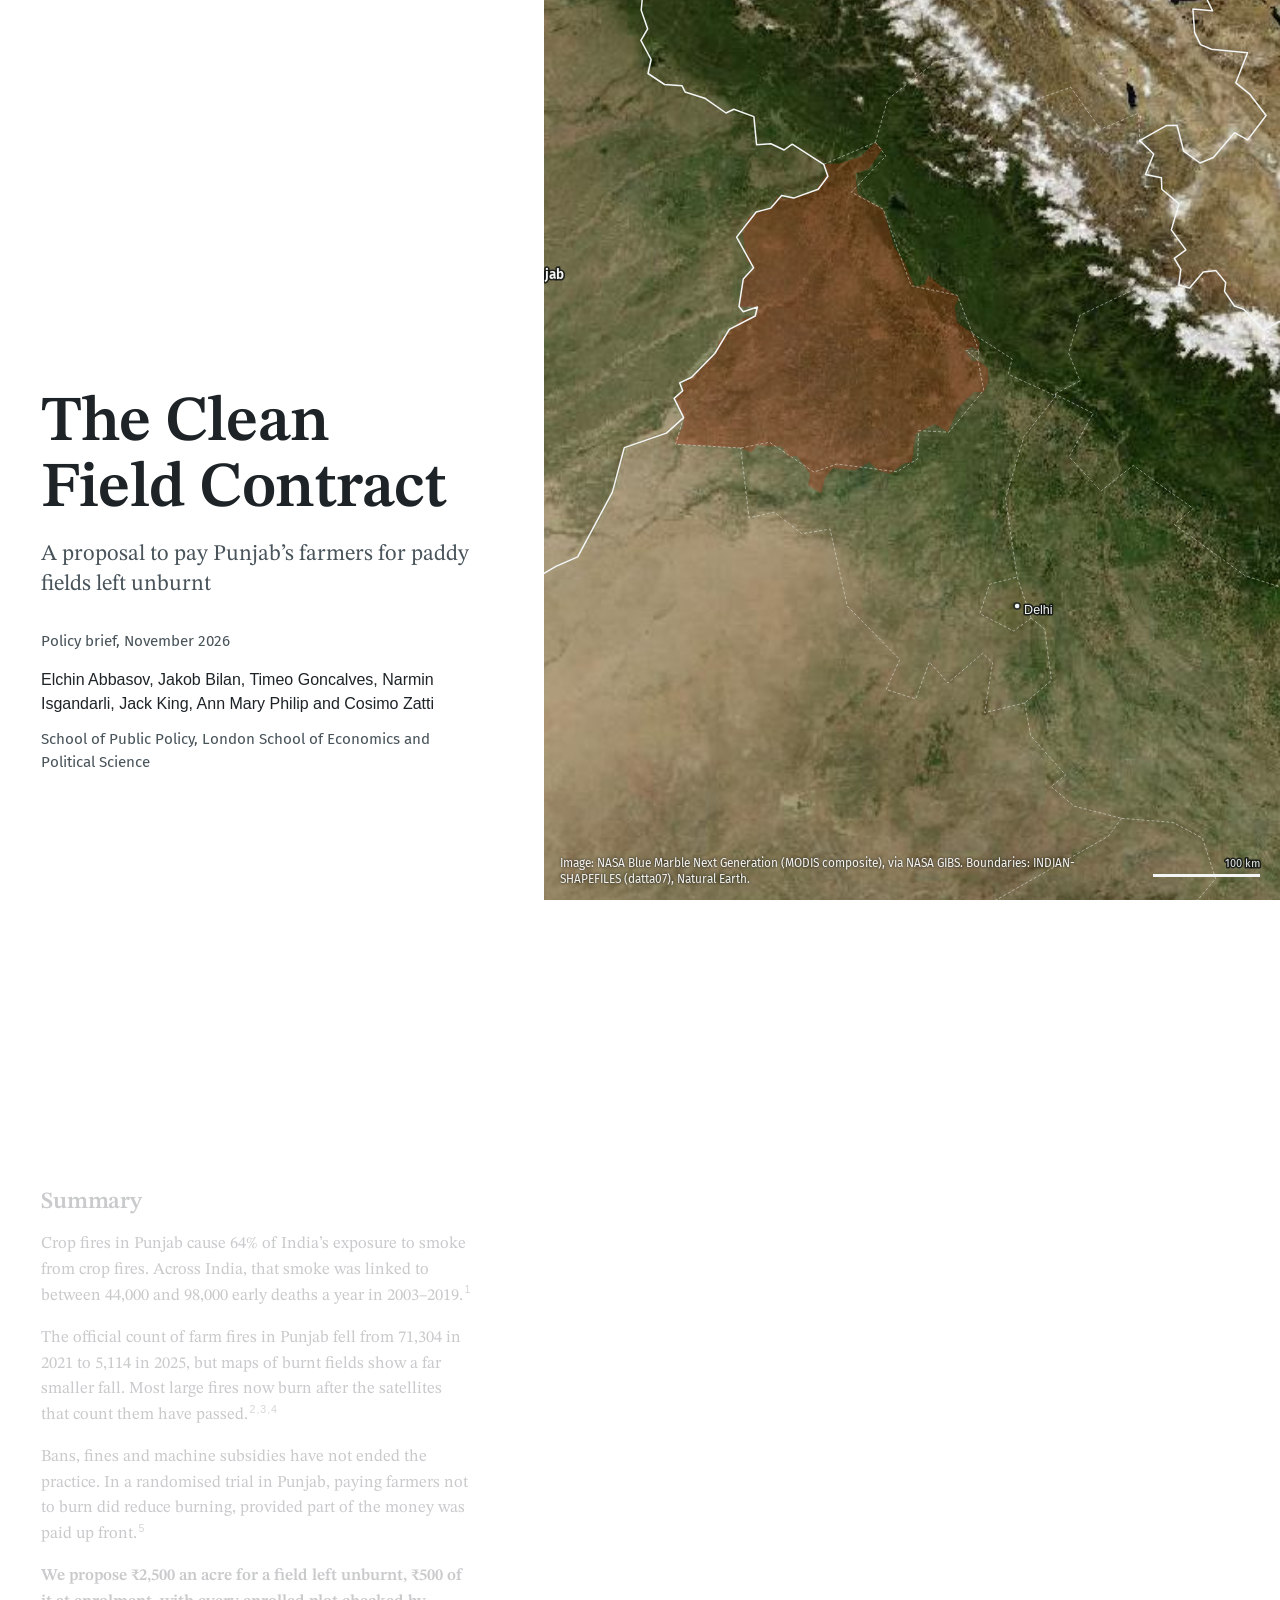
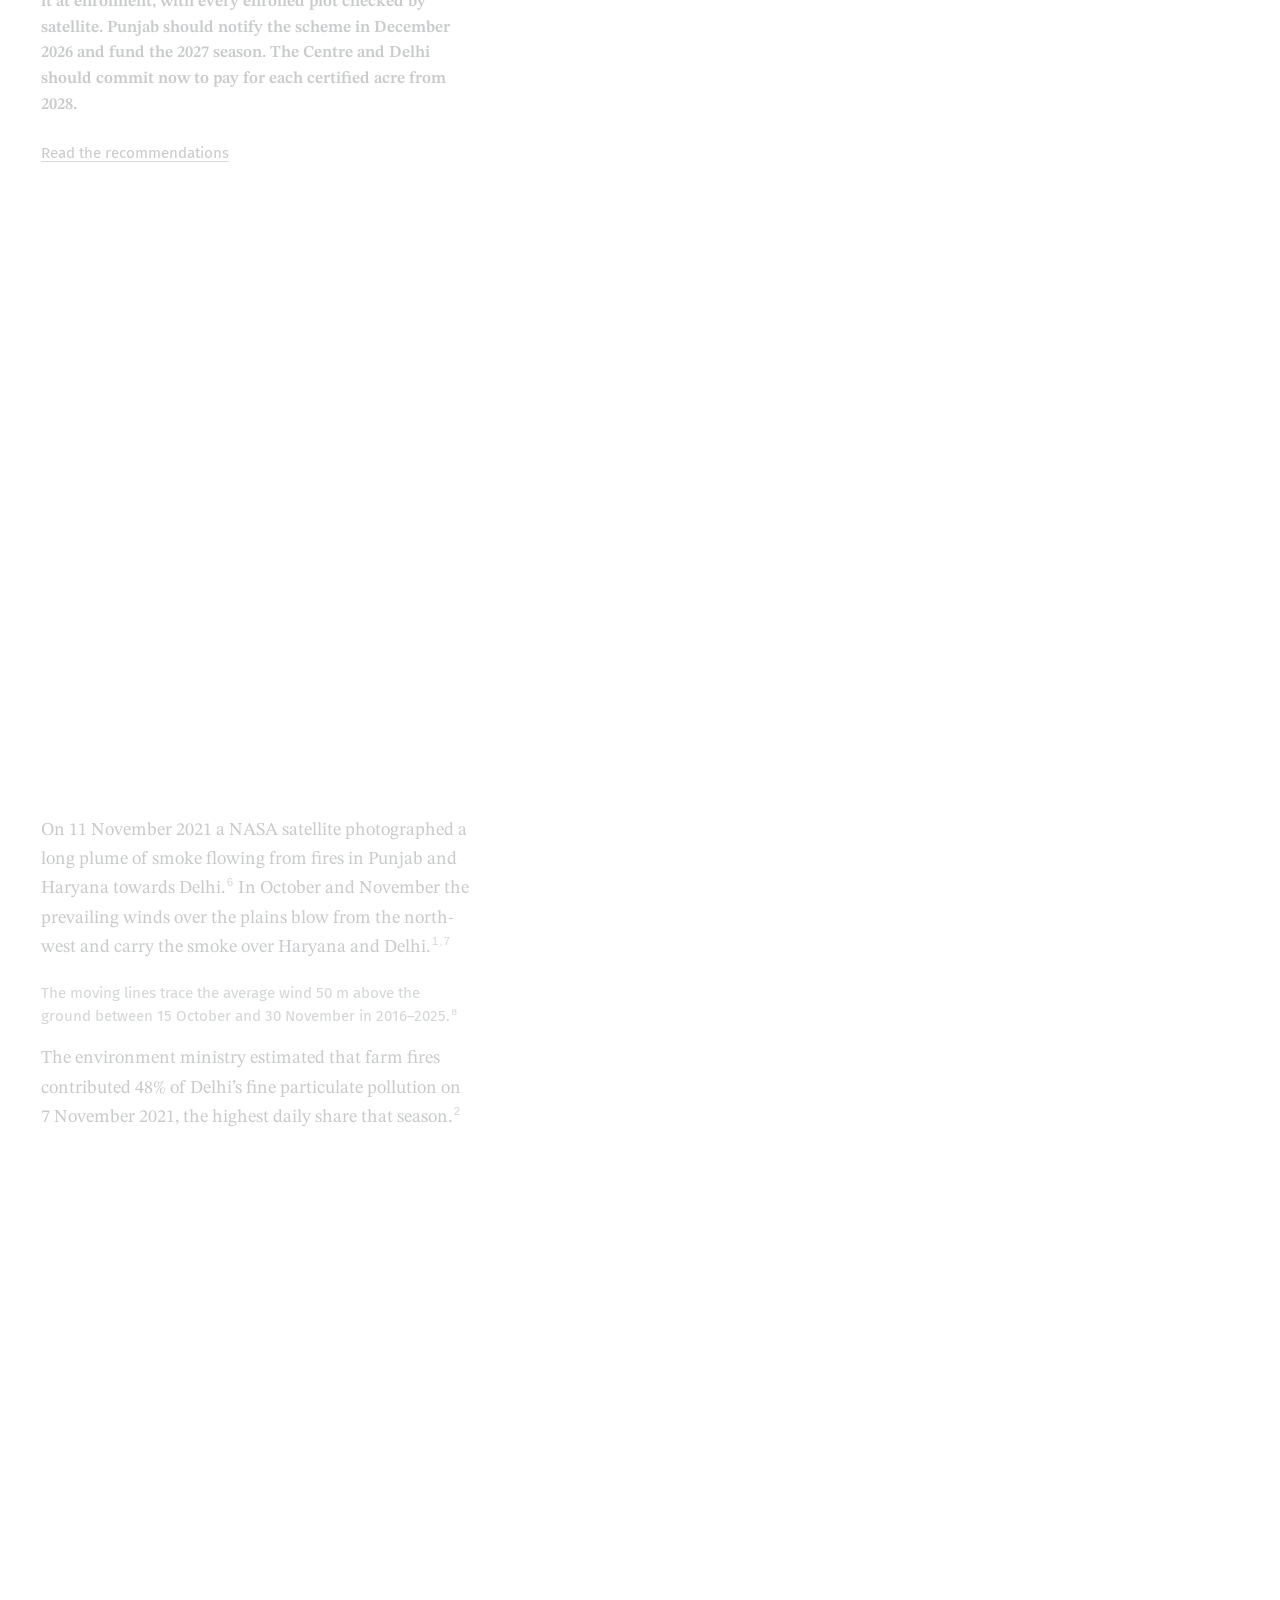
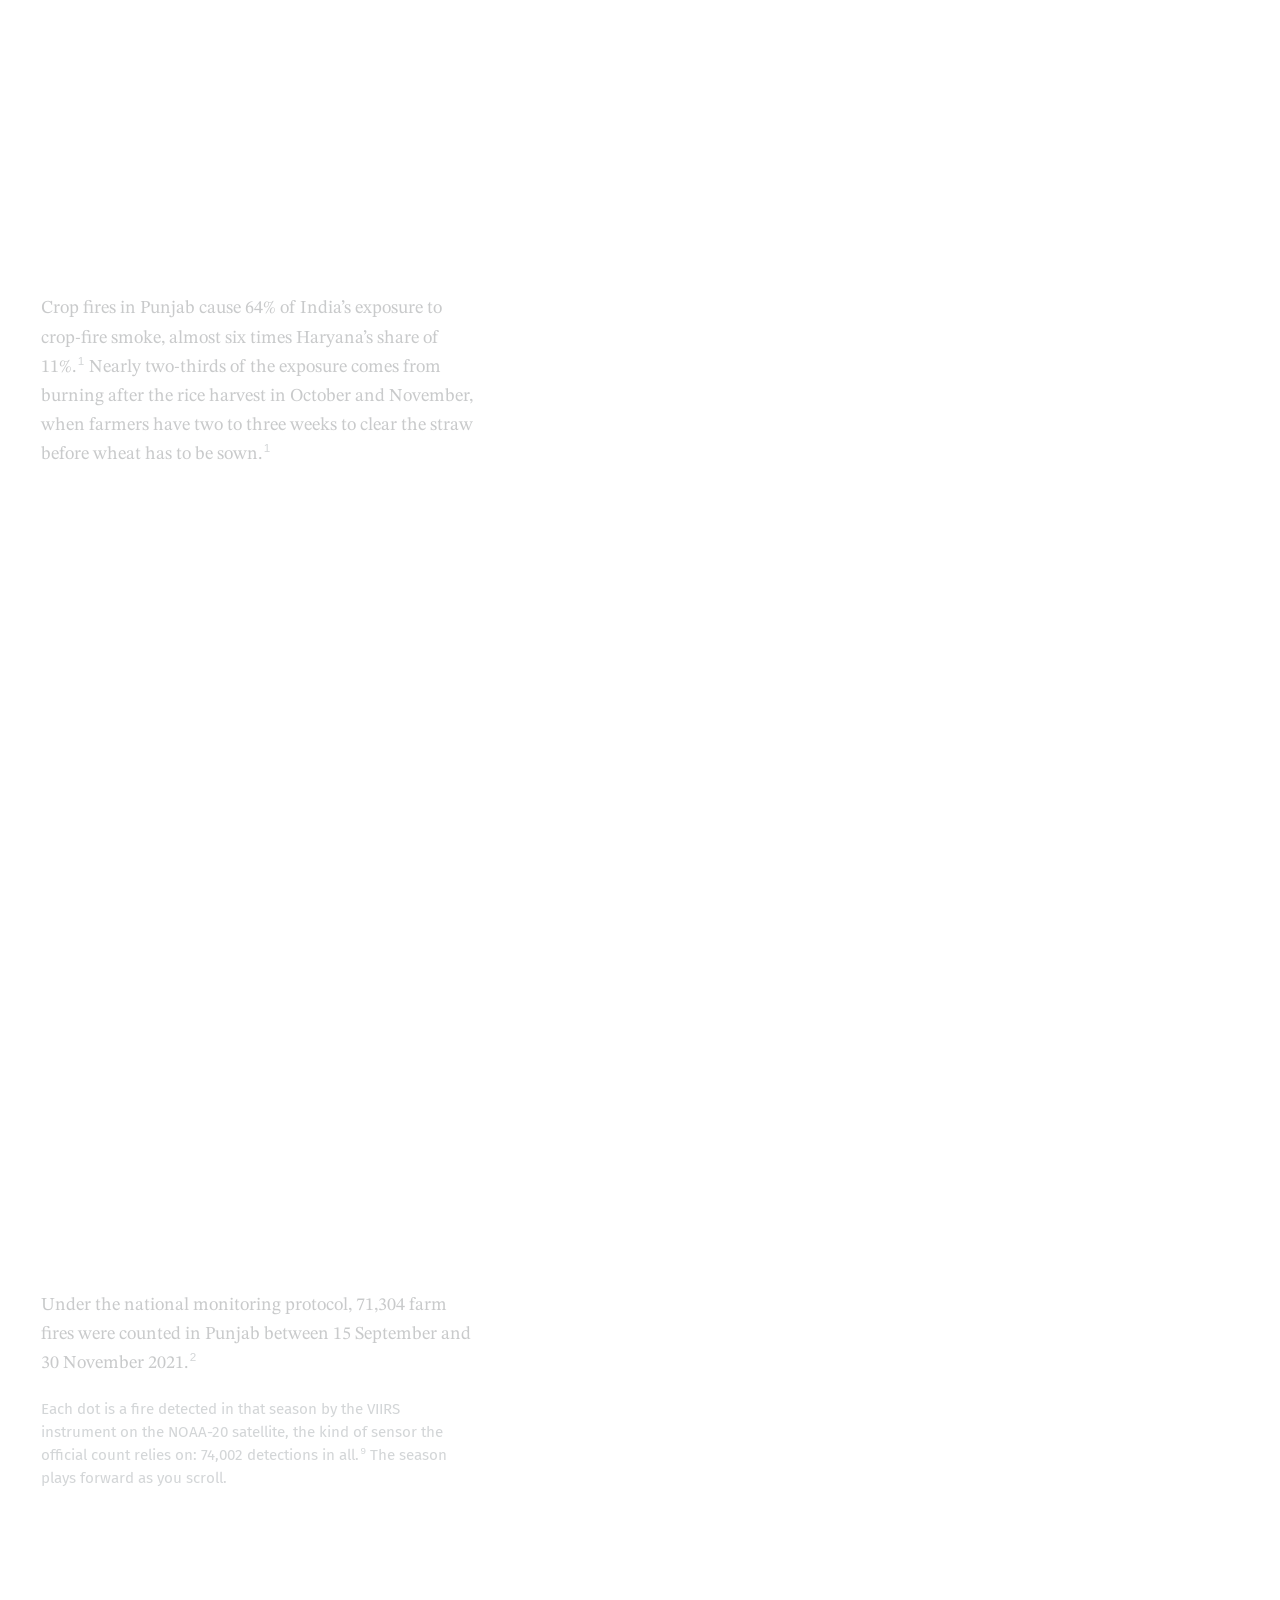
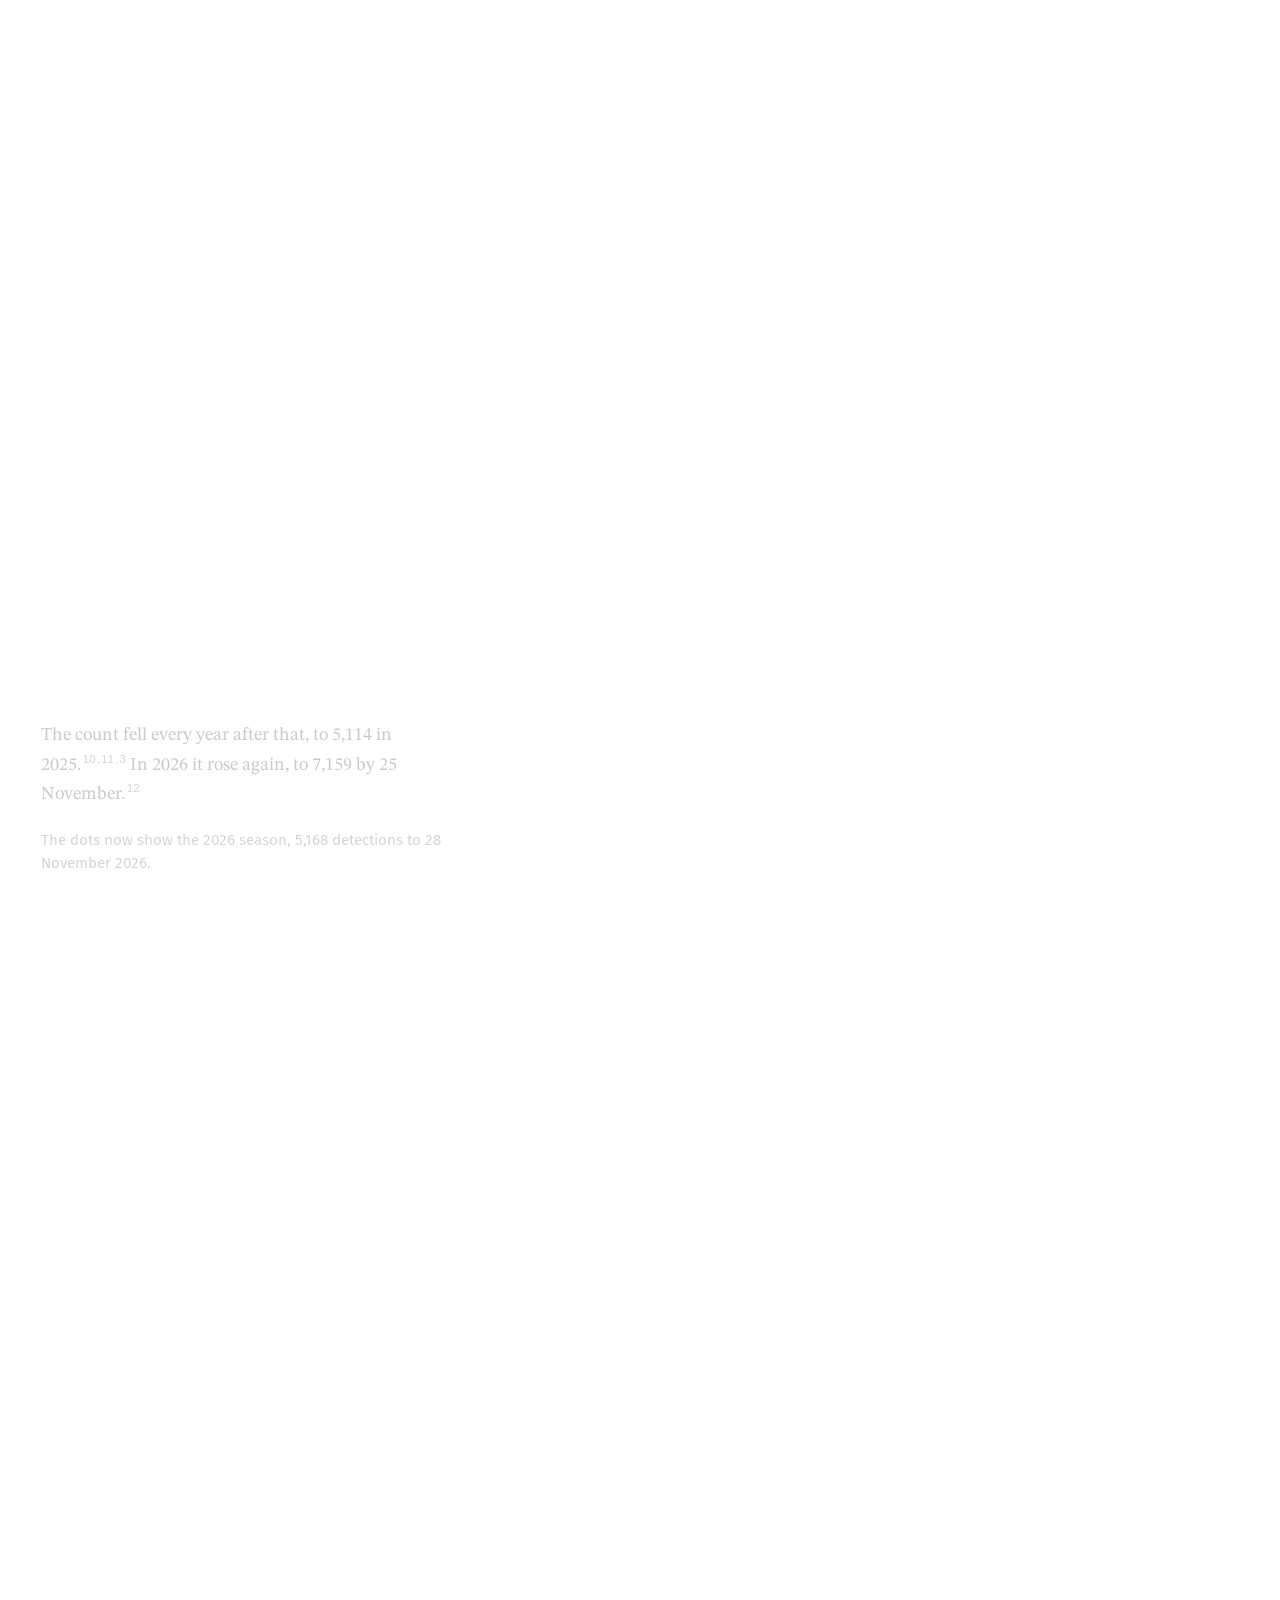
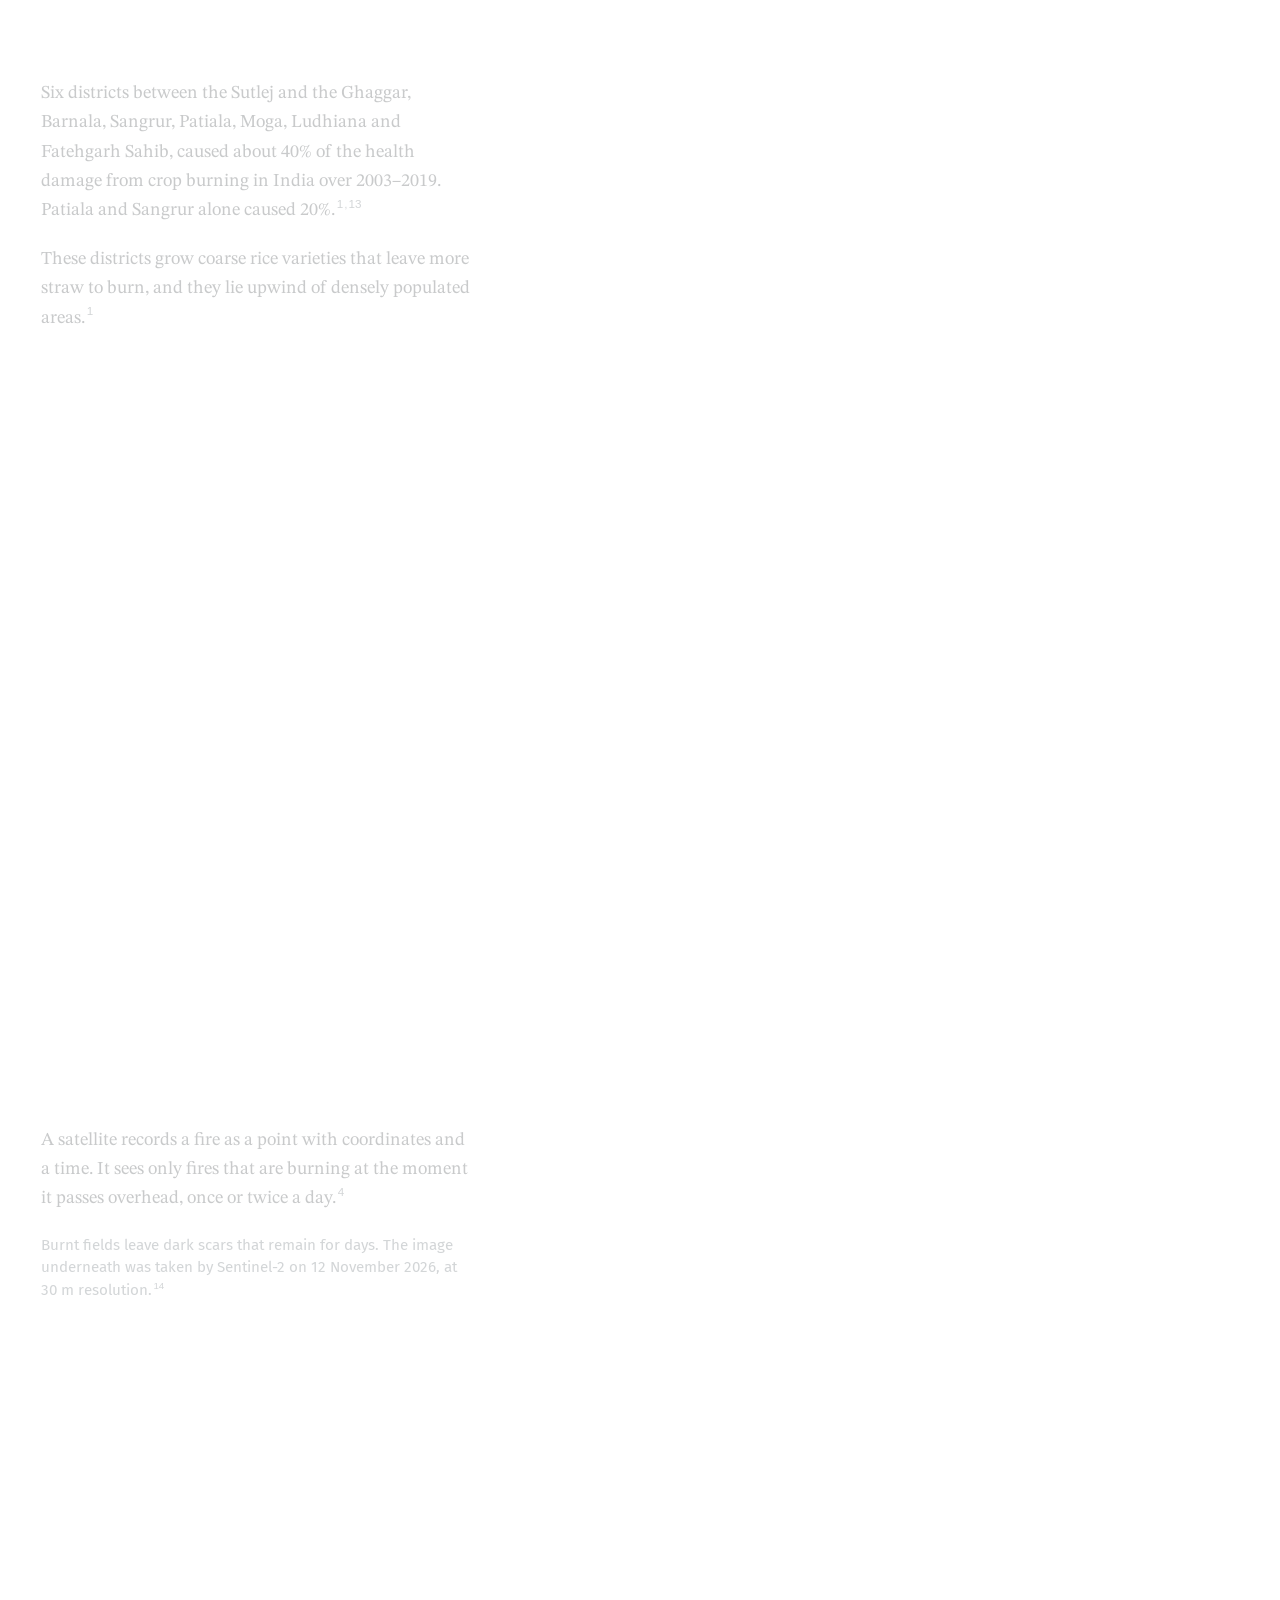
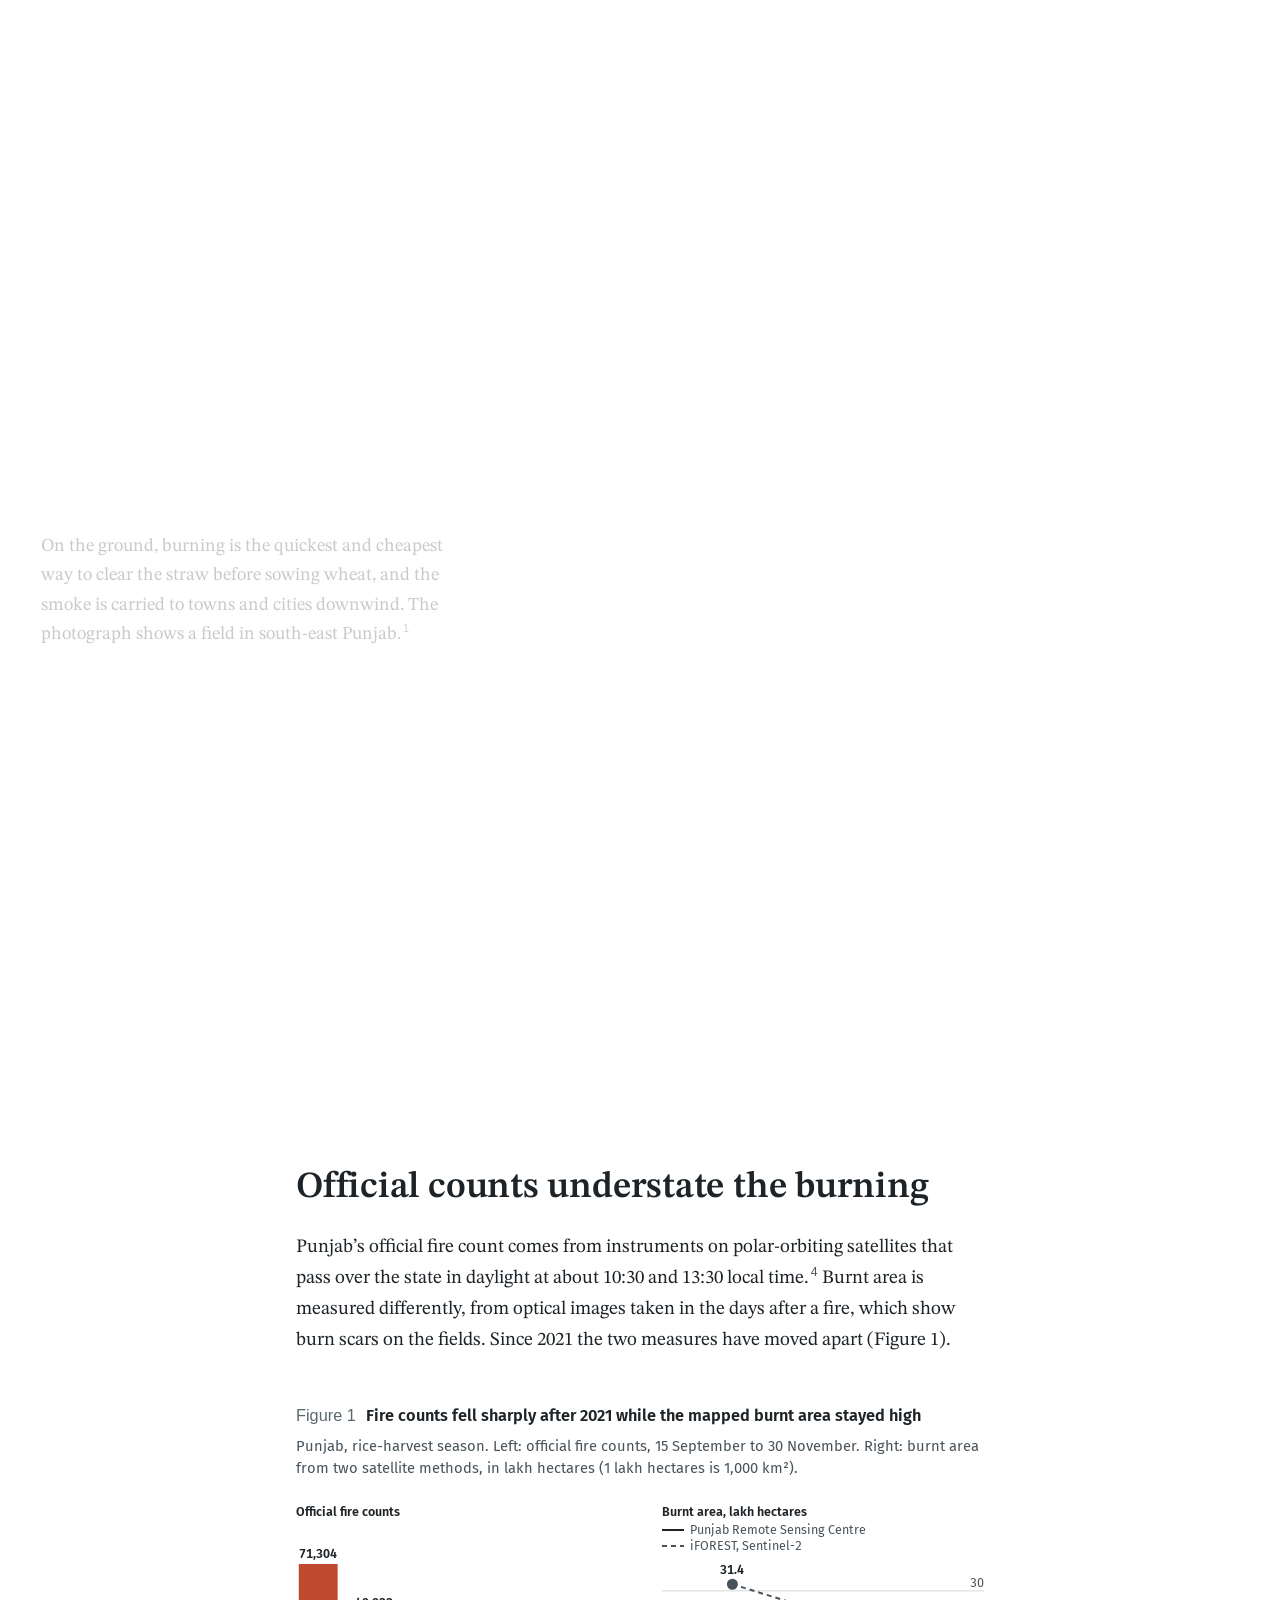
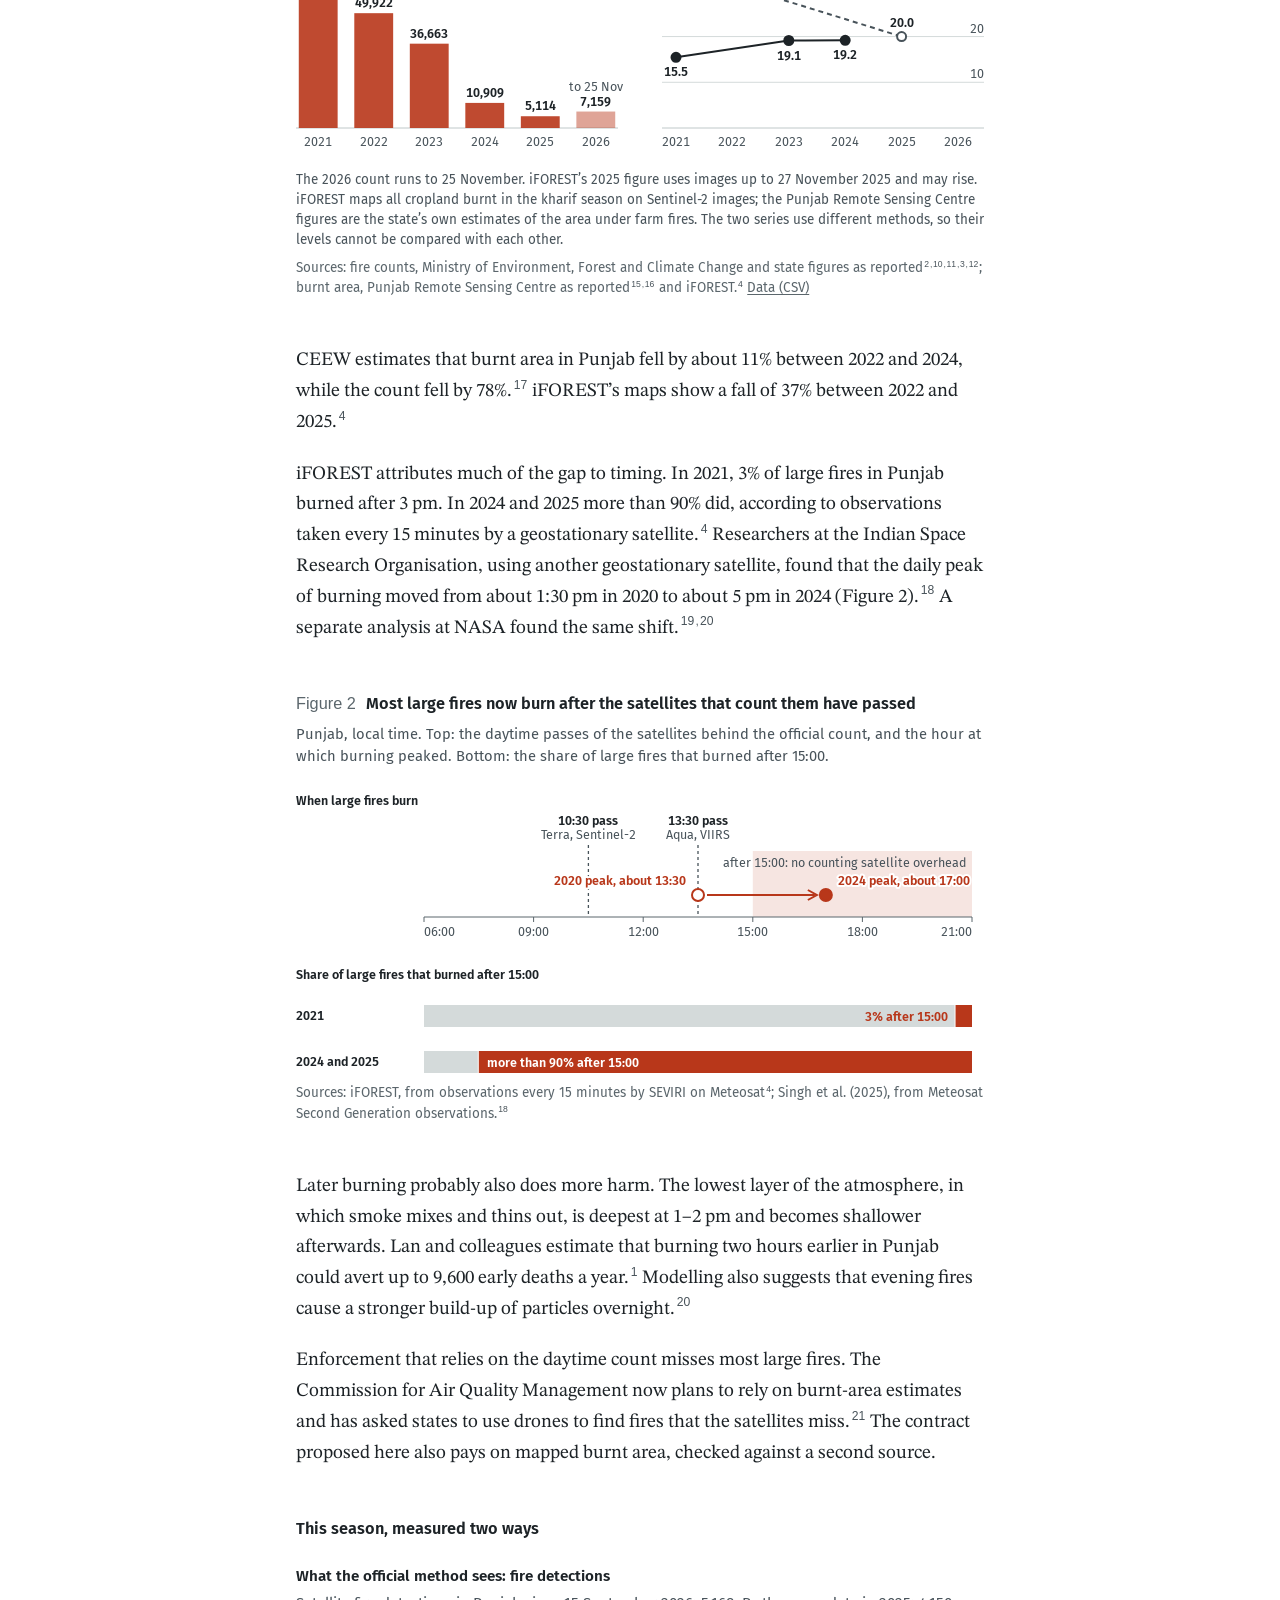
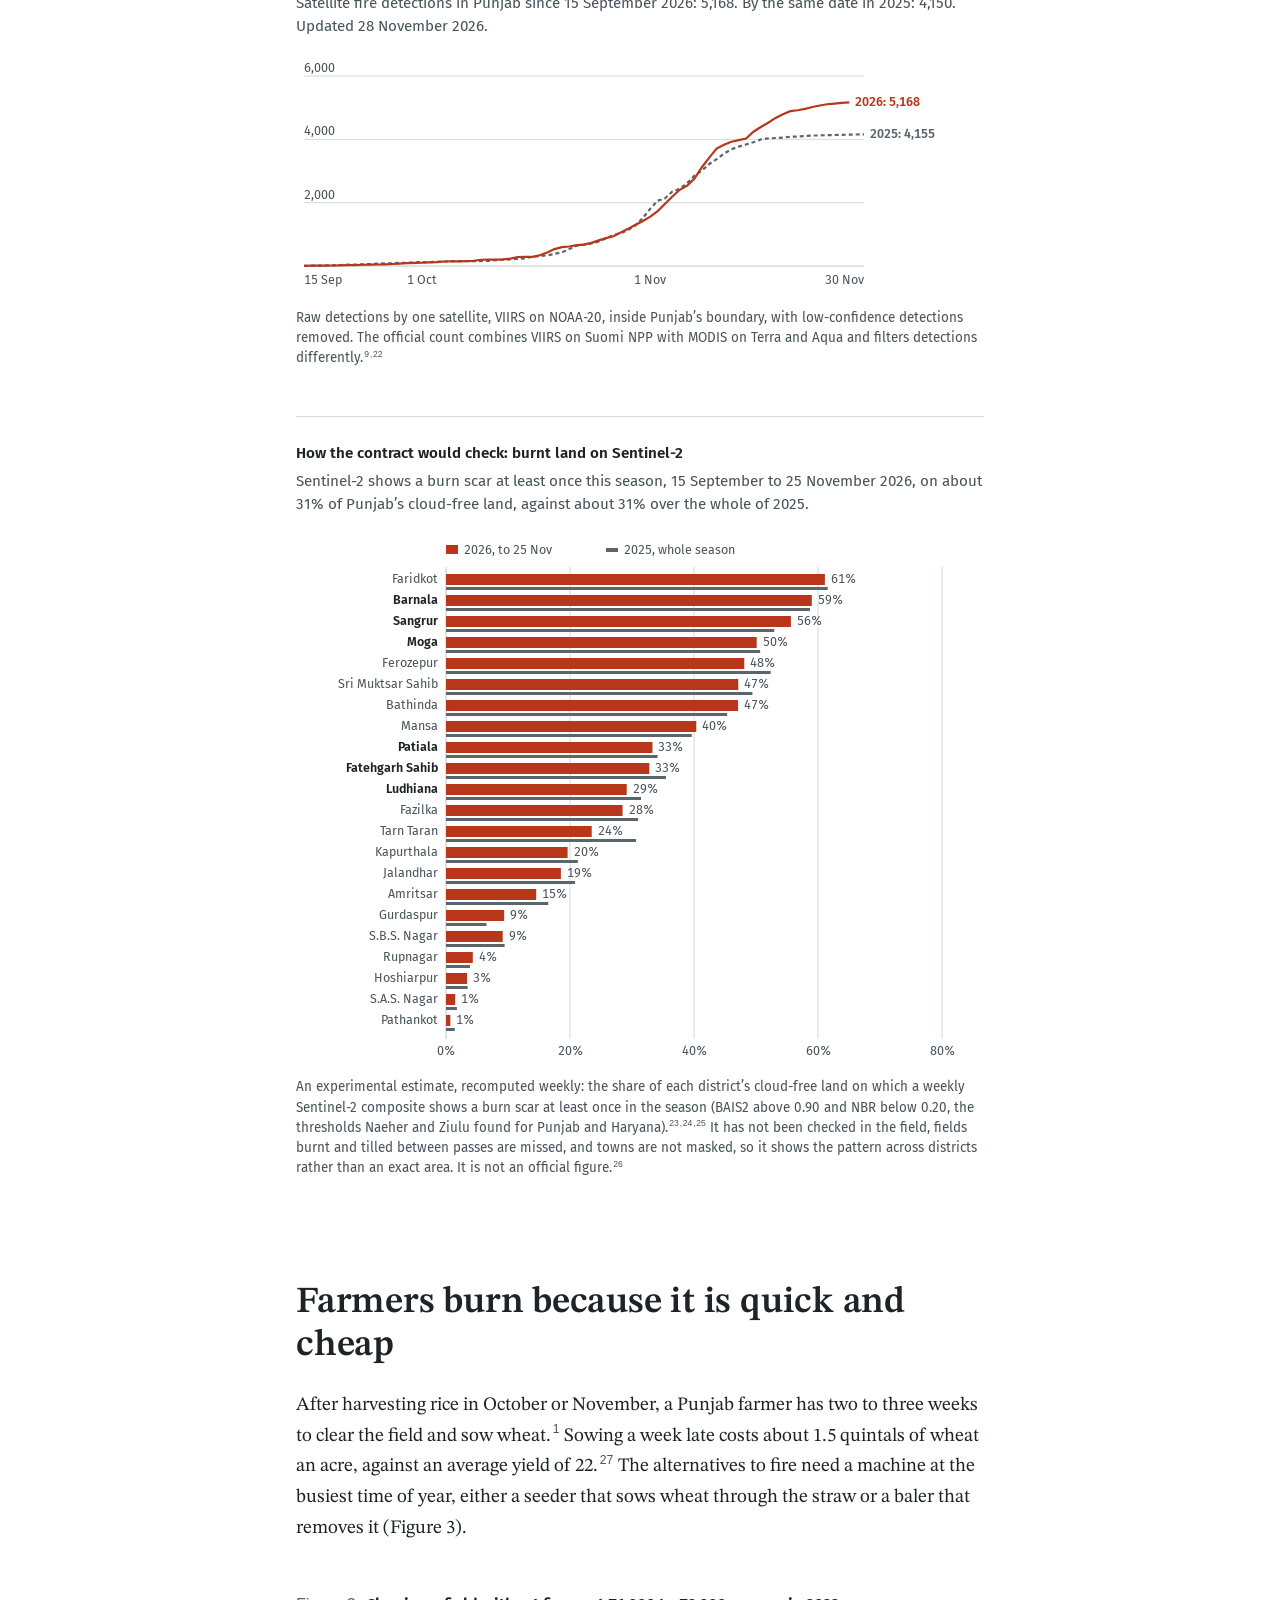
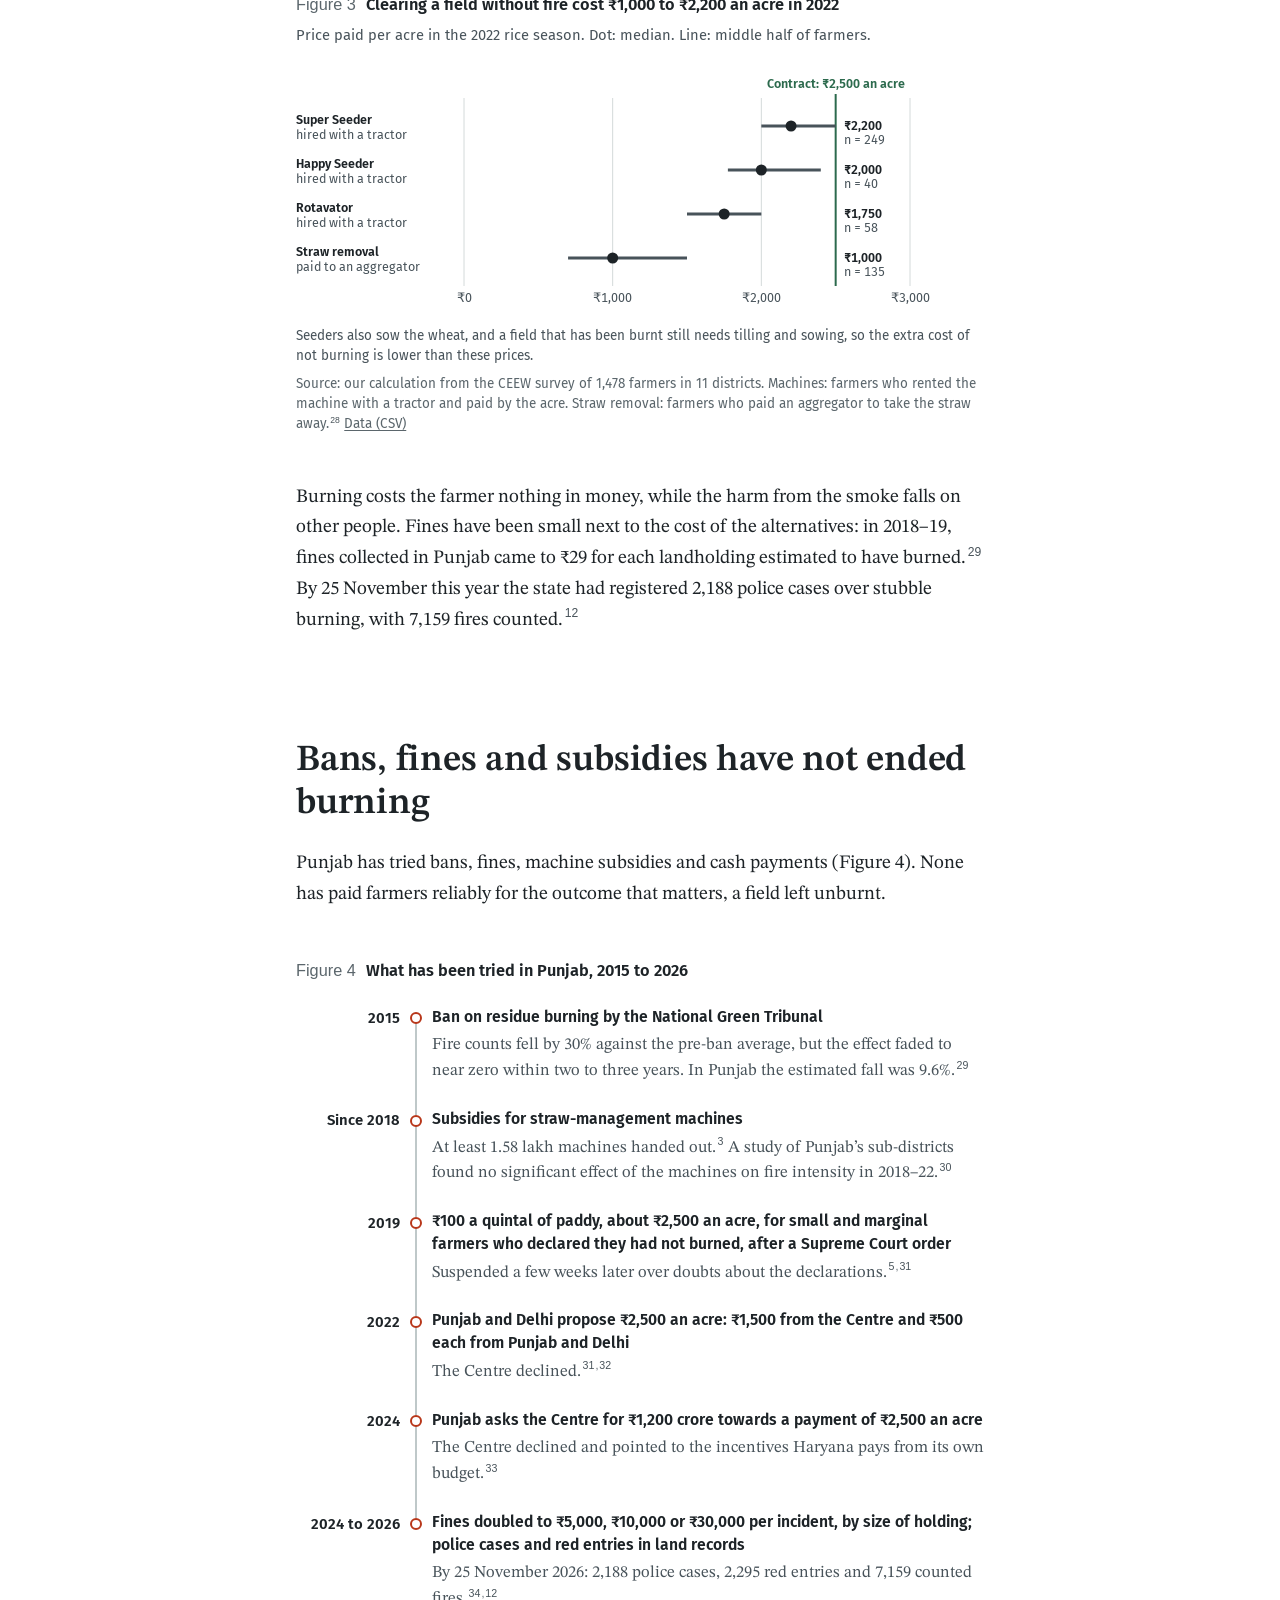
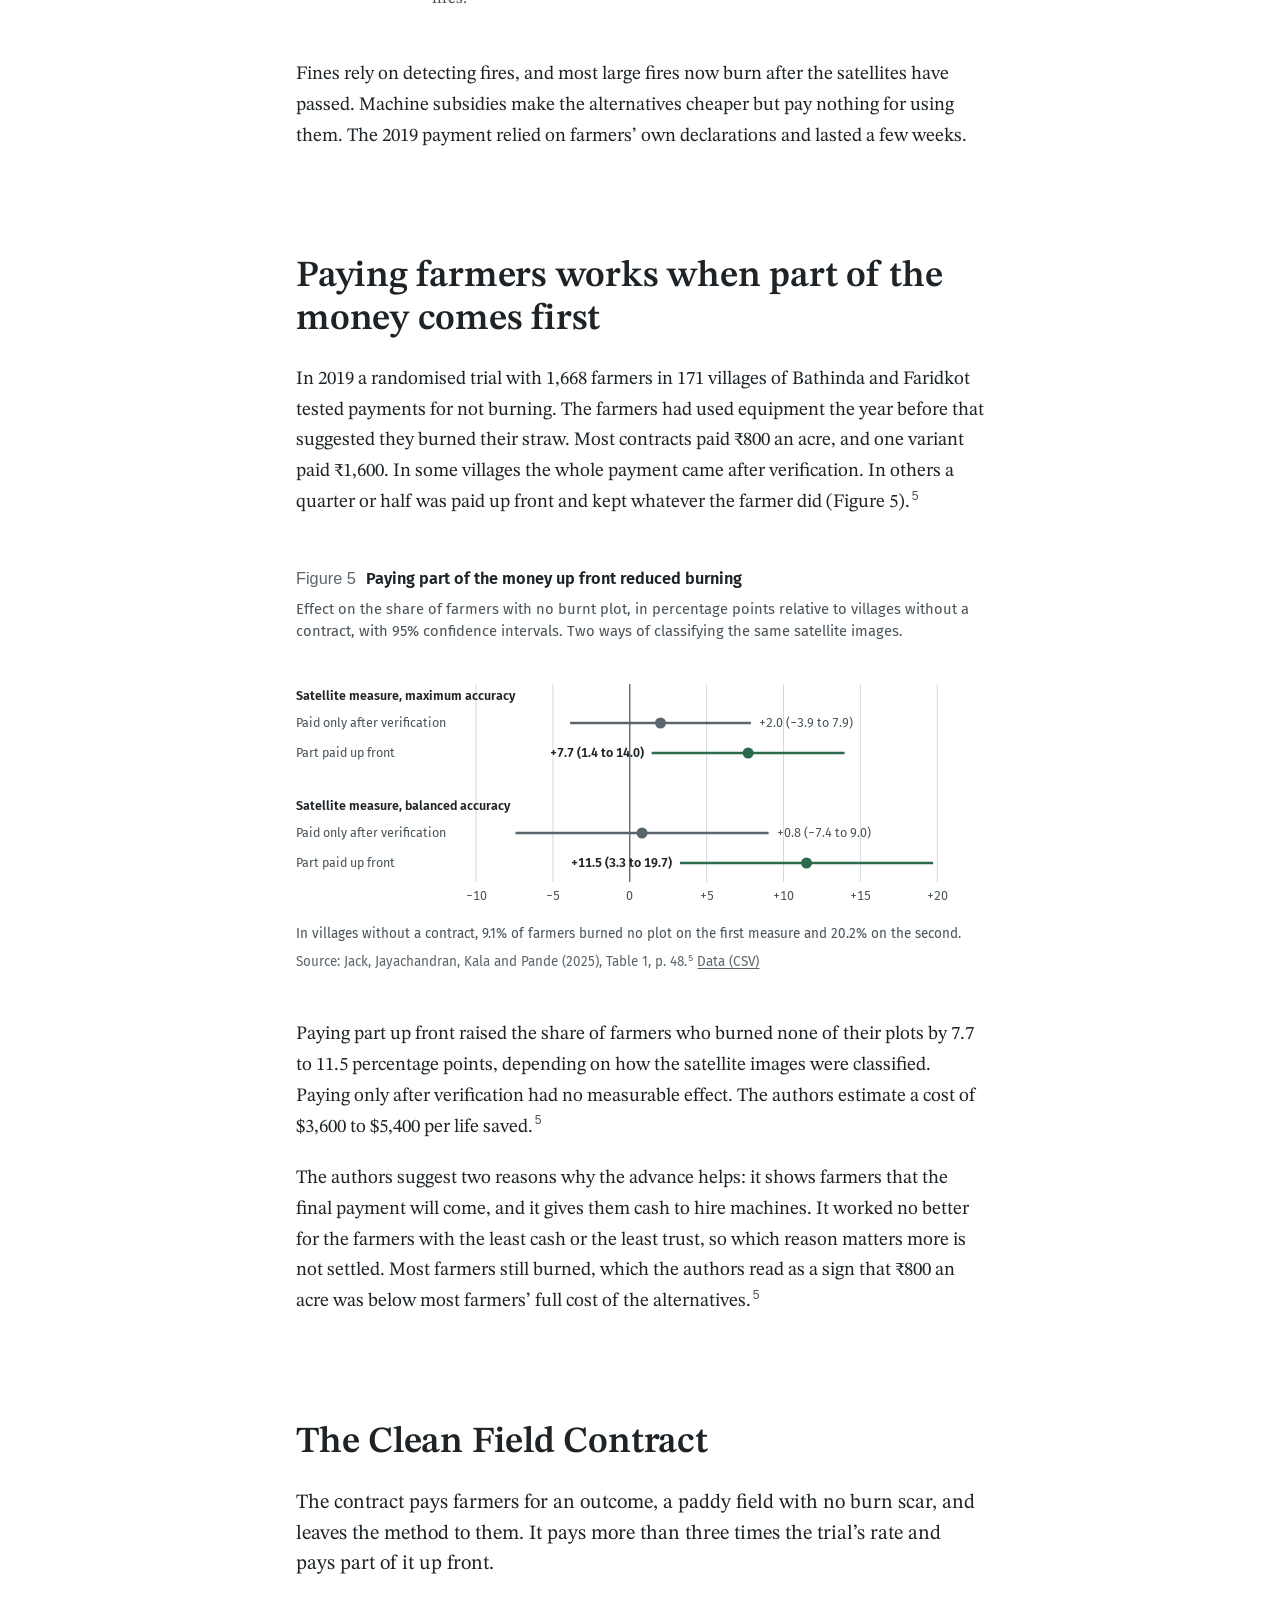
<file: index.html>
<!doctype html>
<html lang="en-GB">
<head>
<meta charset="utf-8">
<meta name="viewport" content="width=device-width, initial-scale=1, viewport-fit=cover">
<title>The Clean Field Contract: a proposal to pay Punjab’s farmers for paddy fields left unburnt</title>
<meta name="description" content="Policy brief. Pay Punjab’s farmers ₹2,500 an acre for a paddy field left unburnt, ₹500 of it at enrolment, with every enrolled plot checked by satellite.">
<meta name="author" content="Elchin Abbasov, Jakob Bilan, Timeo Goncalves, Narmin Isgandarli, Jack King, Ann Mary Philip, Cosimo Zatti">
<meta property="og:title" content="The Clean Field Contract">
<meta property="og:description" content="A proposal to pay Punjab’s farmers ₹2,500 an acre for a paddy field left unburnt, ₹500 of it at enrolment, with every enrolled plot checked by satellite.">
<meta property="og:type" content="article">
<meta name="color-scheme" content="light dark">
<link rel="icon" href="data:image/svg+xml,%3Csvg xmlns='http://www.w3.org/2000/svg' viewBox='0 0 32 32'%3E%3Crect width='32' height='32' fill='%232c6a4d'/%3E%3Crect x='6' y='6' width='9' height='9' fill='%23e8d7a3'/%3E%3Crect x='17' y='6' width='9' height='9' fill='%23e8d7a3'/%3E%3Crect x='6' y='17' width='9' height='9' fill='%23e8d7a3'/%3E%3Crect x='17' y='17' width='9' height='9' fill='%23b8371a'/%3E%3C/svg%3E">
<link rel="preload" href="fonts/stix-two-text-latin-wght-normal.woff2" as="font" type="font/woff2" crossorigin>
<link rel="preload" href="fonts/fira-sans-latin-400-normal.woff2" as="font" type="font/woff2" crossorigin>
<link rel="stylesheet" href="css/site.css">
</head>
<body>
<a class="skip" href="#counts">Skip the map</a>
<main>
<noscript><p class="noscript">The maps and charts on this page need JavaScript. The text, tables and sources below are complete without it.</p></noscript>

<section class="scrolly" id="top" aria-label="Where the smoke comes from">
  <div class="stage" id="stage" aria-hidden="true"></div>
  <div class="steps">

    <header class="step step-title" data-step="0">
      <div class="panel">
        <h1>The Clean Field Contract</h1>
        <p class="deck">A proposal to pay Punjab’s farmers for paddy fields left unburnt</p>
        <p class="doc-line">Policy brief, November 2026</p>
        <p class="authors">Elchin Abbasov, Jakob Bilan, Timeo Goncalves, Narmin Isgandarli, Jack King, Ann Mary Philip and Cosimo Zatti</p>
        <p class="affil">School of Public Policy, London School of Economics and Political Science</p>
      </div>
    </header>

    <div class="step step-summary" data-step="1">
      <div class="panel">
        <h2 class="summary-title">Summary</h2>
        <p>Crop fires in Punjab cause 64% of India’s exposure to smoke from crop fires. Across India, that smoke was linked to between 44,000 and 98,000 early deaths a year in 2003–2019.<sup class="refs"><a href="#r-lan2022">1</a></sup></p>
        <p>The official count of farm fires in Punjab fell from 71,304 in 2021 to 5,114 in 2025, but maps of burnt fields show a far smaller fall. Most large fires now burn after the satellites that count them have passed.<sup class="refs"><a href="#r-pib2022">2</a><a href="#r-trib2025">3</a><a href="#r-iforest2025">4</a></sup></p>
        <p>Bans, fines and machine subsidies have not ended the practice. In a randomised trial in Punjab, paying farmers not to burn did reduce burning, provided part of the money was paid up front.<sup class="refs"><a href="#r-jack2025">5</a></sup></p>
        <p class="ask">We propose ₹2,500 an acre for a field left unburnt, ₹500 of it at enrolment, with every enrolled plot checked by satellite. Punjab should notify the scheme in December 2026 and fund the 2027 season. The Centre and Delhi should commit now to pay for each certified acre from 2028.</p>
        <p class="jump"><a href="#decision">Read the recommendations</a></p>
      </div>
    </div>

    <div class="step" data-step="2">
      <div class="panel">
        <p>On 11 November 2021 a NASA satellite photographed a long plume of smoke flowing from fires in Punjab and Haryana towards Delhi.<sup class="refs"><a href="#r-nasa2021">6</a></sup> In October and November the prevailing winds over the plains blow from the north-west and carry the smoke over Haryana and Delhi.<sup class="refs"><a href="#r-lan2022">1</a><a href="#r-hayashida">7</a></sup></p>
        <p class="note has-wind">The moving lines trace the average wind 50 m above the ground between 15 October and 30 November in 2016–2025.<sup class="refs"><a href="#r-power">8</a></sup></p>
        <p class="note no-wind">The moving lines show the prevailing north-westerly flow in schematic form.</p>
        <p>The environment ministry estimated that farm fires contributed 48% of Delhi’s fine particulate pollution on 7 November 2021, the highest daily share that season.<sup class="refs"><a href="#r-pib2022">2</a></sup></p>
      </div>
    </div>

    <div class="step" data-step="3">
      <div class="panel">
        <p>Crop fires in Punjab cause 64% of India’s exposure to crop-fire smoke, almost six times Haryana’s share of 11%.<sup class="refs"><a href="#r-lan2022">1</a></sup> Nearly two-thirds of the exposure comes from burning after the rice harvest in October and November, when farmers have two to three weeks to clear the straw before wheat has to be sown.<sup class="refs"><a href="#r-lan2022">1</a></sup></p>
      </div>
    </div>

    <div class="step" data-step="4">
      <div class="panel">
        <p>Under the national monitoring protocol, 71,304 farm fires were counted in Punjab between 15 September and 30 November 2021.<sup class="refs"><a href="#r-pib2022">2</a></sup></p>
        <p class="note has-data">Each dot is a fire detected in that season by the VIIRS instrument on the NOAA-20 satellite, the kind of sensor the official count relies on: <span data-live="countA"></span> detections in all.<sup class="refs"><a href="#r-firms">9</a></sup> The season plays forward as you scroll.</p>
      </div>
    </div>

    <div class="step" data-step="5">
      <div class="panel">
        <p>The count fell every year after that, to 5,114 in 2025.<sup class="refs"><a href="#r-pib2023">10</a><a href="#r-air2025">11</a><a href="#r-trib2025">3</a></sup> In 2026 it rose again, to 7,159 by 25 November.<sup class="refs"><a href="#r-nh2026">12</a></sup></p>
        <p class="note has-data">The dots now show the <span data-live="seasonB">2026</span> season, <span data-live="countB"></span> detections<span data-live="throughB"></span>.</p>
      </div>
    </div>

    <div class="step" data-step="6">
      <div class="panel">
        <p>Six districts between the Sutlej and the Ghaggar, Barnala, Sangrur, Patiala, Moga, Ludhiana and Fatehgarh Sahib, caused about 40% of the health damage from crop burning in India over 2003–2019. Patiala and Sangrur alone caused 20%.<sup class="refs"><a href="#r-lan2022">1</a><a href="#r-dte2022">13</a></sup></p>
        <p>These districts grow coarse rice varieties that leave more straw to burn, and they lie upwind of densely populated areas.<sup class="refs"><a href="#r-lan2022">1</a></sup></p>
      </div>
    </div>

    <div class="step" data-step="7">
      <div class="panel">
        <p>A satellite records a fire as a point with coordinates and a time. It sees only fires that are burning at the moment it passes overhead, once or twice a day.<sup class="refs"><a href="#r-iforest2025">4</a></sup></p>
        <p class="note has-hls">Burnt fields leave dark scars that remain for days. The image underneath was taken by <span data-live="hlsSensor">Sentinel-2</span> on <span data-live="hlsDate"></span>, at 30 m resolution.<sup class="refs"><a href="#r-hls">14</a></sup></p>
      </div>
    </div>

    <div class="step" data-step="8">
      <div class="panel">
        <p>On the ground, burning is the quickest and cheapest way to clear the straw before sowing wheat, and the smoke is carried to towns and cities downwind. The photograph shows a field in south-east Punjab.<sup class="refs"><a href="#r-lan2022">1</a></sup></p>
      </div>
    </div>

  </div>
</section>

<div class="air">

<section class="chapter" id="counts">
  <h2>Official counts understate the burning</h2>
  <p>Punjab’s official fire count comes from instruments on polar-orbiting satellites that pass over the state in daylight at about 10:30 and 13:30 local time.<sup class="refs"><a href="#r-iforest2025">4</a></sup> Burnt area is measured differently, from optical images taken in the days after a fire, which show burn scars on the fields. Since 2021 the two measures have moved apart (Figure 1).</p>

  <figure class="fig wide" id="fig-counts">
    <h3><span class="fn">Figure 1</span>Fire counts fell sharply after 2021 while the mapped burnt area stayed high</h3>
    <p class="fig-sub">Punjab, rice-harvest season. Left: official fire counts, 15 September to 30 November. Right: burnt area from two satellite methods, in lakh hectares (1 lakh hectares is 1,000 km²).</p>
    <div class="chart" data-chart="counts" role="img" aria-label="Official fire counts: 71,304 in 2021, 49,922 in 2022, 36,663 in 2023, 10,909 in 2024, 5,114 in 2025 and 7,159 by 25 November 2026. Burnt area from the Punjab Remote Sensing Centre: 15.5 lakh hectares in 2021, 19.1 in 2023 and 19.2 in 2024. From iFOREST: 31.4 in 2022 and about 20 in 2025."></div>
    <p class="fig-notes">The 2026 count runs to 25 November. iFOREST’s 2025 figure uses images up to 27 November 2025 and may rise. iFOREST maps all cropland burnt in the kharif season on Sentinel-2 images; the Punjab Remote Sensing Centre figures are the state’s own estimates of the area under farm fires. The two series use different methods, so their levels cannot be compared with each other.</p>
    <p class="fig-source">Sources: fire counts, Ministry of Environment, Forest and Climate Change and state figures as reported<sup class="refs"><a href="#r-pib2022">2</a><a href="#r-pib2023">10</a><a href="#r-air2025">11</a><a href="#r-trib2025">3</a><a href="#r-nh2026">12</a></sup>; burnt area, Punjab Remote Sensing Centre as reported<sup class="refs"><a href="#r-ht2022">15</a><a href="#r-newsdrum2025">16</a></sup> and iFOREST.<sup class="refs"><a href="#r-iforest2025">4</a></sup> <a class="data-link" href="data/figures/fig1-counts-burnt-area.csv" download>Data (CSV)</a></p>
  </figure>

  <p>CEEW estimates that burnt area in Punjab fell by about 11% between 2022 and 2024, while the count fell by 78%.<sup class="refs"><a href="#r-trib2026op">17</a></sup> iFOREST’s maps show a fall of 37% between 2022 and 2025.<sup class="refs"><a href="#r-iforest2025">4</a></sup></p>
  <p>iFOREST attributes much of the gap to timing. In 2021, 3% of large fires in Punjab burned after 3 pm. In 2024 and 2025 more than 90% did, according to observations taken every 15 minutes by a geostationary satellite.<sup class="refs"><a href="#r-iforest2025">4</a></sup> Researchers at the Indian Space Research Organisation, using another geostationary satellite, found that the daily peak of burning moved from about 1:30 pm in 2020 to about 5 pm in 2024 (Figure 2).<sup class="refs"><a href="#r-singh2025">18</a></sup> A separate analysis at NASA found the same shift.<sup class="refs"><a href="#r-jethva2026">19</a><a href="#r-nasa2025">20</a></sup></p>

  <figure class="fig wide" id="fig-clock">
    <h3><span class="fn">Figure 2</span>Most large fires now burn after the satellites that count them have passed</h3>
    <p class="fig-sub">Punjab, local time. Top: the daytime passes of the satellites behind the official count, and the hour at which burning peaked. Bottom: the share of large fires that burned after 15:00.</p>
    <div class="chart" data-chart="clock" role="img" aria-label="The satellites behind the official count pass at 10:30 and 13:30. Burning peaked at about 13:30 in 2020 and at about 17:00 in 2024, after the last pass. In 2021, 3% of large fires burned after 15:00; in 2024 and 2025, more than 90% did."></div>
    <p class="fig-source">Sources: iFOREST, from observations every 15 minutes by SEVIRI on Meteosat<sup class="refs"><a href="#r-iforest2025">4</a></sup>; Singh et al. (2025), from Meteosat Second Generation observations.<sup class="refs"><a href="#r-singh2025">18</a></sup></p>
  </figure>

  <p>Later burning probably also does more harm. The lowest layer of the atmosphere, in which smoke mixes and thins out, is deepest at 1–2 pm and becomes shallower afterwards. Lan and colleagues estimate that burning two hours earlier in Punjab could avert up to 9,600 early deaths a year.<sup class="refs"><a href="#r-lan2022">1</a></sup> Modelling also suggests that evening fires cause a stronger build-up of particles overnight.<sup class="refs"><a href="#r-nasa2025">20</a></sup></p>
  <p>Enforcement that relies on the daytime count misses most large fires. The Commission for Air Quality Management now plans to rely on burnt-area estimates and has asked states to use drones to find fires that the satellites miss.<sup class="refs"><a href="#r-bs2026">21</a></sup> The contract proposed here also pays on mapped burnt area, checked against a second source.</p>

  <section class="live" id="live" hidden aria-labelledby="live-title">
    <h3 id="live-title" class="live-title">This season, measured two ways</h3>
    <div class="live-part" id="live-fires" hidden>
      <p class="live-k">What the official method sees: fire detections</p>
      <p class="live-lede"></p>
      <div class="chart" data-chart="live" role="img" aria-label="Cumulative satellite fire detections in Punjab this season compared with last season."></div>
      <p class="fig-notes">Raw detections by one satellite, VIIRS on NOAA-20, inside Punjab’s boundary, with low-confidence detections removed. The official count combines VIIRS on Suomi NPP with MODIS on Terra and Aqua and filters detections differently.<sup class="refs"><a href="#r-firms">9</a><a href="#r-ceew2025">22</a></sup></p>
    </div>
    <div class="live-part" id="live-burnt" hidden>
      <p class="live-k">How the contract would check: burnt land on Sentinel-2</p>
      <p class="live-lede burnt-lede"></p>
      <div class="chart" data-chart="burnt" role="img" aria-label="Share of each district’s clear land with a burn scar this season and last season, from Sentinel-2."></div>
      <p class="fig-notes">An experimental estimate, recomputed weekly: the share of each district’s cloud-free land on which a weekly Sentinel-2 composite shows a burn scar at least once in the season (BAIS2 above 0.90 and NBR below 0.20, the thresholds Naeher and Ziulu found for Punjab and Haryana).<sup class="refs"><a href="#r-cdse">23</a><a href="#r-naeher2025">24</a><a href="#r-filipponi2018">25</a></sup> It has not been checked in the field, fields burnt and tilled between passes are missed, and towns are not masked, so it shows the pattern across districts rather than an exact area. It is not an official figure.<sup class="refs"><a href="#r-ceew2026">26</a></sup></p>
    </div>
  </section>
</section>

<section class="chapter" id="why">
  <h2>Farmers burn because it is quick and cheap</h2>
  <p>After harvesting rice in October or November, a Punjab farmer has two to three weeks to clear the field and sow wheat.<sup class="refs"><a href="#r-lan2022">1</a></sup> Sowing a week late costs about 1.5 quintals of wheat an acre, against an average yield of 22.<sup class="refs"><a href="#r-gandhi2025">27</a></sup> The alternatives to fire need a machine at the busiest time of year, either a seeder that sows wheat through the straw or a baler that removes it (Figure 3).</p>

  <figure class="fig" id="fig-costs">
    <h3><span class="fn">Figure 3</span>Clearing a field without fire cost ₹1,000 to ₹2,200 an acre in 2022</h3>
    <p class="fig-sub">Price paid per acre in the 2022 rice season. Dot: median. Line: middle half of farmers.</p>
    <div class="chart" data-chart="costs" role="img" aria-label="Median price per acre in 2022: Super Seeder 2,200 rupees, Happy Seeder 2,000, rotavator 1,750, straw removal by an aggregator 1,000."></div>
    <p class="fig-notes">Seeders also sow the wheat, and a field that has been burnt still needs tilling and sowing, so the extra cost of not burning is lower than these prices.</p>
    <p class="fig-source">Source: our calculation from the CEEW survey of 1,478 farmers in 11 districts. Machines: farmers who rented the machine with a tractor and paid by the acre. Straw removal: farmers who paid an aggregator to take the straw away.<sup class="refs"><a href="#r-ceew2024">28</a></sup> <a class="data-link" href="data/figures/fig3-hire-costs.csv" download>Data (CSV)</a></p>
  </figure>

  <p>Burning costs the farmer nothing in money, while the harm from the smoke falls on other people. Fines have been small next to the cost of the alternatives: in 2018–19, fines collected in Punjab came to ₹29 for each landholding estimated to have burned.<sup class="refs"><a href="#r-khanna2025">29</a></sup> By 25 November this year the state had registered 2,188 police cases over stubble burning, with 7,159 fires counted.<sup class="refs"><a href="#r-nh2026">12</a></sup></p>
</section>

<section class="chapter" id="tried">
  <h2>Bans, fines and subsidies have not ended burning</h2>
  <p>Punjab has tried bans, fines, machine subsidies and cash payments (Figure 4). None has paid farmers reliably for the outcome that matters, a field left unburnt.</p>

  <figure class="fig" id="fig-tried">
    <h3><span class="fn">Figure 4</span>What has been tried in Punjab, 2015 to 2026</h3>
    <ol class="timeline">
      <li><p class="t-when">2015</p><div class="t-body"><p class="t-what">Ban on residue burning by the National Green Tribunal</p><p class="t-result">Fire counts fell by 30% against the pre-ban average, but the effect faded to near zero within two to three years. In Punjab the estimated fall was 9.6%.<sup class="refs"><a href="#r-khanna2025">29</a></sup></p></div></li>
      <li><p class="t-when">Since 2018</p><div class="t-body"><p class="t-what">Subsidies for straw-management machines</p><p class="t-result">At least 1.58 lakh machines handed out.<sup class="refs"><a href="#r-trib2025">3</a></sup> A study of Punjab’s sub-districts found no significant effect of the machines on fire intensity in 2018–22.<sup class="refs"><a href="#r-solomon2026">30</a></sup></p></div></li>
      <li><p class="t-when">2019</p><div class="t-body"><p class="t-what">₹100 a quintal of paddy, about ₹2,500 an acre, for small and marginal farmers who declared they had not burned, after a Supreme Court order</p><p class="t-result">Suspended a few weeks later over doubts about the declarations.<sup class="refs"><a href="#r-jack2025">5</a><a href="#r-trib2022a">31</a></sup></p></div></li>
      <li><p class="t-when">2022</p><div class="t-body"><p class="t-what">Punjab and Delhi propose ₹2,500 an acre: ₹1,500 from the Centre and ₹500 each from Punjab and Delhi</p><p class="t-result">The Centre declined.<sup class="refs"><a href="#r-trib2022a">31</a><a href="#r-trib2022b">32</a></sup></p></div></li>
      <li><p class="t-when">2024</p><div class="t-body"><p class="t-what">Punjab asks the Centre for ₹1,200 crore towards a payment of ₹2,500 an acre</p><p class="t-result">The Centre declined and pointed to the incentives Haryana pays from its own budget.<sup class="refs"><a href="#r-trib2024">33</a></sup></p></div></li>
      <li><p class="t-when">2024 to 2026</p><div class="t-body"><p class="t-what">Fines doubled to ₹5,000, ₹10,000 or ₹30,000 per incident, by size of holding; police cases and red entries in land records</p><p class="t-result">By 25 November 2026: 2,188 police cases, 2,295 red entries and 7,159 counted fires.<sup class="refs"><a href="#r-pib2024">34</a><a href="#r-nh2026">12</a></sup></p></div></li>
    </ol>
  </figure>

  <p>Fines rely on detecting fires, and most large fires now burn after the satellites have passed. Machine subsidies make the alternatives cheaper but pay nothing for using them. The 2019 payment relied on farmers’ own declarations and lasted a few weeks.</p>
</section>

<section class="chapter" id="evidence">
  <h2>Paying farmers works when part of the money comes first</h2>
  <p>In 2019 a randomised trial with 1,668 farmers in 171 villages of Bathinda and Faridkot tested payments for not burning. The farmers had used equipment the year before that suggested they burned their straw. Most contracts paid ₹800 an acre, and one variant paid ₹1,600. In some villages the whole payment came after verification. In others a quarter or half was paid up front and kept whatever the farmer did (Figure 5).<sup class="refs"><a href="#r-jack2025">5</a></sup></p>

  <figure class="fig" id="fig-trial">
    <h3><span class="fn">Figure 5</span>Paying part of the money up front reduced burning</h3>
    <p class="fig-sub">Effect on the share of farmers with no burnt plot, in percentage points relative to villages without a contract, with 95% confidence intervals. Two ways of classifying the same satellite images.</p>
    <div class="chart" data-chart="trial" role="img" aria-label="Payment partly up front raised the share of farmers with no burnt plot by 7.7 points (95% interval 1.4 to 14.0) on one measure and by 11.5 points (3.3 to 19.7) on the other. Payment only after verification: 2.0 points (minus 3.9 to 7.9) and 0.8 points (minus 7.4 to 9.0)."></div>
    <p class="fig-notes">In villages without a contract, 9.1% of farmers burned no plot on the first measure and 20.2% on the second.</p>
    <p class="fig-source">Source: Jack, Jayachandran, Kala and Pande (2025), Table 1, p. 48.<sup class="refs"><a href="#r-jack2025">5</a></sup> <a class="data-link" href="data/figures/fig5-trial.csv" download>Data (CSV)</a></p>
  </figure>

  <p>Paying part up front raised the share of farmers who burned none of their plots by 7.7 to 11.5 percentage points, depending on how the satellite images were classified. Paying only after verification had no measurable effect. The authors estimate a cost of $3,600 to $5,400 per life saved.<sup class="refs"><a href="#r-jack2025">5</a></sup></p>
  <p>The authors suggest two reasons why the advance helps: it shows farmers that the final payment will come, and it gives them cash to hire machines. It worked no better for the farmers with the least cash or the least trust, so which reason matters more is not settled. Most farmers still burned, which the authors read as a sign that ₹800 an acre was below most farmers’ full cost of the alternatives.<sup class="refs"><a href="#r-jack2025">5</a></sup></p>
</section>

<section class="chapter" id="contract">
  <h2>The Clean Field Contract</h2>
  <p class="lede">The contract pays farmers for an outcome, a paddy field with no burn scar, and leaves the method to them. It pays more than three times the trial’s rate and pays part of it up front.</p>
  <p>Every grower of non-basmati paddy in a covered village can join, owner or tenant, and joining does not change any fine a farmer may face. At enrolment farmers receive ₹500 an acre. They keep it even if the field burns, but then receive no advance the following season. After the season they receive ₹2,000 an acre if none of their registered paddy plots shows a burn scar, whether the straw went into the soil with a seeder, to a baler, to fodder or to a straw buyer (Figure 6).<sup class="refs"><a href="#r-design">35</a></sup></p>

  <figure class="fig calc" id="fig-calc">
    <h3><span class="fn">Figure 6</span>What a farmer would receive</h3>
    <div class="calc-row">
      <label for="acres">Acres of non-basmati paddy</label>
      <input id="acres" type="range" min="0.5" max="30" step="0.5" value="5">
      <output id="acres-out" for="acres">5 acres</output>
    </div>
    <div class="calc-out" id="calc-out" aria-live="polite"></div>
    <div class="chart" data-chart="calc"></div>
    <p class="fig-notes">The full rate applies to the first 10 acres and half the rate to acres 10 to 25, so no farmer receives more than ₹43,750 a season. Acres beyond 25 are not paid.</p>
  </figure>

  <p>₹2,500 an acre is close to the median price of renting a Super Seeder in 2022, ₹2,200,<sup class="refs"><a href="#r-ceew2024">28</a></sup> and equals the rate Punjab and Delhi proposed in 2022.<sup class="refs"><a href="#r-trib2022a">31</a></sup></p>
</section>

<section class="chapter" id="pay">
  <h2>Punjab pays first; the Centre and Delhi pay for results</h2>
  <p>Punjab pays for the first season, so the scheme can start in 2027 without waiting for other governments. From 2028, if an independent evaluation finds that enrolled villages burn at least 5 percentage points less than villages still waiting to join, the Centre and Delhi take over the final payment, at ₹1,500 and ₹500 for each certified clean acre. Punjab continues to pay the advance and to run the scheme (Figure 7).</p>

  <figure class="fig" id="fig-pay">
    <h3><span class="fn">Figure 7</span>Who pays for each enrolled acre</h3>
    <p class="fig-sub">Payment per enrolled acre, by government, in 2027 and from 2028.</p>
    <div class="chart" data-chart="pay" role="img" aria-label="2027 season: Punjab pays 500 rupees at enrolment and 2,000 after a clean season. From 2028, after the evaluation: Punjab pays the 500 advance, the Centre 1,500 and Delhi 500 of the final payment."></div>
    <p class="fig-notes">At full scale our model has about 54 lakh acres enrolled and public spending of about ₹755 crore a year: ₹281 crore from Punjab (advances and administration), ₹355 crore from the Centre and ₹118 crore from Delhi.</p>
    <p class="fig-source">Source: our design and cost model.<sup class="refs"><a href="#r-design">35</a><a href="#r-model">36</a></sup></p>
  </figure>

  <p>The Centre and Delhi pay only for acres that pass the checks, and only after the scheme has been shown to work. The same rate could be offered to any state that adopts the same checks.</p>
</section>

<section class="chapter" id="effect">
  <h2>The benefits exceed the costs in every case we ran</h2>
  <p>The main benefit is fewer early deaths from smoke. In our model each acre that stops burning averts about 0.008 deaths a year, based on Lan and colleagues’ estimate of 380 deaths for each 1% cut in Punjab’s post-monsoon burning (Figure 8).<sup class="refs"><a href="#r-lan2022">1</a><a href="#r-model">36</a></sup></p>

  <figure class="fig" id="fig-explorer">
    <h3><span class="fn">Figure 8</span>What the contract achieves at different effect sizes</h3>
    <p class="fig-sub">Set the effect on the unburnt share of enrolled land that you consider plausible. Figures are for one year once the scheme covers all of Punjab.</p>
    <div class="calc-row">
      <label for="effect-input">Effect, percentage points</label>
      <input id="effect-input" type="range" min="0.5" max="20" step="0.5" value="10">
      <output id="effect-out" for="effect-input">10 points</output>
    </div>
    <div class="calc-out four" id="effect-res" aria-live="polite"></div>
    <div class="chart" data-chart="explorer" role="img" aria-label="Early deaths averted each year rise in proportion to the effect: about 2,200 at 5 points, 4,300 at 10 points and 8,700 at 20 points. The trial measured 7.7 to 11.5 points among likely burners."></div>
    <p class="fig-notes">Shaded: the effects measured in the 2019 trial, 7.7 to 11.5 points, which paid ₹800 an acre and enrolled only farmers likely to burn. The contract pays ₹2,500 to every grower who enrols, so the two are not directly comparable. With the workbook’s central values, the model’s net present value is positive for any effect above 0.21 points. Public money includes payments to farmers who would not have burned in any case.</p>
    <p class="fig-source">Sources: our cost model, workbook of 27 October 2026<sup class="refs"><a href="#r-model">36</a></sup>; Jack et al. (2025) for the trial range.<sup class="refs"><a href="#r-jack2025">5</a></sup></p>
  </figure>

  <p>Our central assumption is a 10-point effect on all enrolled land. The trial measured 7.7 to 11.5 points at ₹800 an acre, but only among farmers likely to burn; the contract pays more than three times as much, to every paddy grower who enrols.<sup class="refs"><a href="#r-jack2025">5</a></sup> At 10 points about 5.4 lakh fewer acres burn and about 4,300 early deaths are averted each year once the scheme covers all of Punjab.<sup class="refs"><a href="#r-model">36</a></sup></p>
  <p>Payments to farmers are transfers between groups. The costs that count are administration, farmers’ own costs of switching and the cost of raising public money. The net present value over 2027–2036 at a 9.5% discount rate is positive in every case we ran: about ₹18,000 crore in a cautious case, ₹35,600 crore with an Indian value of a statistical life, and ₹1.27 lakh crore with the workbook’s central values.<sup class="refs"><a href="#r-model">36</a></sup></p>
  <p>Most of the money goes to farmers whose behaviour does not change, because they would not have burned or because they burn and keep the advance. In our model, ₹621 crore of the ₹696 crore paid to farmers each year would be paid even if no farmer changed what he does. Public money per early death averted is still about ₹17 lakh.<sup class="refs"><a href="#r-model">36</a></sup></p>
  <p>Checks are imperfect. In Indian conditions the best Sentinel-2 burnt-area method is about 75% accurate and detects 59% of burnt pixels, partly because farmers burn and till between satellite passes.<sup class="refs"><a href="#r-ceew2026">26</a></sup> Our model assumes that 10% of burnt fields wrongly pass the checks.<sup class="refs"><a href="#r-model">36</a></sup> If the second look and the field checks miss more than that, more money goes to farmers who burn and the incentive weakens, which lowers the effect. Figure 8 shows what lower effects imply.</p>
</section>

<section class="chapter" id="route">
  <h2>How the scheme would run</h2>
  <p>The scheme runs on systems Punjab already has: Anaaj Kharid, the portal Punjab uses for its paddy and wheat procurement, for registration and payment, and satellite burnt-area maps for checks, with lists certified by the Commission for Air Quality Management. Half of Punjab’s villages, chosen by lottery, start in 2027 and the rest join in 2028, which allows a fair comparison. Figure 9 sets out each step with its target and the change that applies if it falls short.<sup class="refs"><a href="#r-design">35</a></sup></p>

  <figure class="fig" id="fig-route">
    <h3><span class="fn">Figure 9</span>From notification to statewide payments, with targets and fallbacks</h3>
    <ol class="route">
      <li><p class="r-when">December 2026</p><div class="r-body">
        <p class="r-what">Punjab notifies the contract</p>
        <p>The notification comes before the election code applies. The Assembly’s term ends on 16 March 2027, and polling is expected in late February or early March.<sup class="refs"><a href="#r-jagran2026">37</a></sup></p>
        <div class="r-meta"><div><p class="r-k">If it falls short</p><p>If no money is set aside before enrolment, the scheme starts in half the villages of the six highest-damage districts: lower total benefit, higher benefit per rupee.</p></div></div>
      </div></li>
      <li><p class="r-when">June to September 2027</p><div class="r-body">
        <p class="r-what">Enrolment in half of Punjab’s villages</p>
        <p>Owners and tenants register their plots on Anaaj Kharid. The owner is told by text message and plot lists are posted in the village. A claim that nobody contests within seven days stands; it records who farms the plot for this payment only and creates no tenancy right. ₹500 an acre is paid on approval.</p>
        <div class="r-meta"><div><p class="r-k">Targets</p><p>Advance paid within 3 working days of approval. At least 90% of disputes over who farms a plot settled within 7 days.</p></div><div><p class="r-k">If it falls short</p><p>If disputes swamp the patwaris, the payment goes to whoever sold the plot’s paddy last season. Some tenants lose out where the seller does not farm.</p></div></div>
      </div></li>
      <li><p class="r-when">October and November 2027</p><div class="r-body">
        <p class="r-what">Harvest and clearing</p>
        <p>Farmers clear the straw by any method except fire.</p>
        <div class="r-meta"><div><p class="r-k">If it falls short</p><p>If more than 20% of renters are served late by hire centres, a bonus for certified short-duration rice seed follows. The evidence for it is thinner: one unpublished trial.<sup class="refs"><a href="#r-gandhi2025">27</a></sup></p></div></div>
      </div></li>
      <li><p class="r-when">November and December 2027</p><div class="r-body">
        <p class="r-what">Checks</p>
        <p>Sentinel-2 burnt-area maps cover every enrolled plot. Sentinel-2 passes about every five days, and fields burnt and tilled in between can be missed, so Landsat images through NASA’s harmonised HLS product serve as a second look, which brings a clear view every 1.6 days on average.<sup class="refs"><a href="#r-ceew2026">26</a><a href="#r-hls">14</a></sup> A plot flagged as burnt is checked against a second, independent source, and payment is refused only if both show a burn, because satellite data alone are not a sound basis for such decisions.<sup class="refs"><a href="#r-misra2026">38</a></sup> Field staff inspect a random sample of plots before tilling, after which burnt and unburnt plots look alike.<sup class="refs"><a href="#r-jack2025">5</a></sup> Farmers can appeal within 15 days. For a contested plot, the scheme buys high-resolution commercial images of the dates in question; at about ₹250 per km² they are too costly for routine use across the state.<sup class="refs"><a href="#r-ceew2026">26</a></sup></p>
        <div class="r-meta"><div><p class="r-k">Target</p><p>At most 5% of clean farmers wrongly refused, in random field checks.</p></div><div><p class="r-k">If it falls short</p><p>A baler’s receipt counts as a third proof. The benefit falls slightly: in 2022, 54 of 348 surveyed farmers who gave straw to a baler also burnt some of it.<sup class="refs"><a href="#r-ceew2024">28</a></sup></p></div></div>
      </div></li>
      <li><p class="r-when">December 2027</p><div class="r-body">
        <p class="r-what">Final payment</p>
        <p>₹2,000 an acre for each clean field.</p>
        <div class="r-meta"><div><p class="r-k">Target</p><p>At least 90% of final payments made by 31 December.</p></div></div>
      </div></li>
      <li><p class="r-when">February and March 2028</p><div class="r-body">
        <p class="r-what">Independent evaluation</p>
        <p>An evaluator compares enrolled villages with those still waiting, on Sentinel-2 burnt area checked in the field.</p>
        <div class="r-meta"><div><p class="r-k">Target</p><p>Burning at least 5 percentage points lower in enrolled villages.</p></div></div>
      </div></li>
      <li><p class="r-when">From June 2028</p><div class="r-body">
        <p class="r-what">All villages join</p>
        <p>The Centre pays ₹1,500 and Delhi ₹500 for each certified clean acre. Punjab continues to pay the advance and to run the scheme.</p>
      </div></li>
    </ol>
  </figure>
</section>

<section class="chapter closing" id="decision">
  <h2>Recommendations</h2>
  <ol class="recs">
    <li>Punjab notifies the Clean Field Contract in December 2026, before the election code applies, with a budget line for the 2027 season.</li>
    <li>From June 2027, Punjab enrols farmers in half its villages, chosen by lottery, and pays ₹500 an acre within three working days of approval.</li>
    <li>The Commission for Air Quality Management certifies burnt-area maps for every enrolled plot and publishes burnt area alongside fire counts.</li>
    <li>The Centre and Delhi commit now to pay ₹1,500 and ₹500 for each certified acre from 2028, if enrolled villages burn at least 5 percentage points less than villages still waiting.</li>
    <li>An independent evaluator compares enrolled and waiting villages in February and March 2028 and publishes the results.</li>
  </ol>
  <p>Each step uses institutions that already exist.<sup class="refs"><a href="#r-design">35</a></sup></p>
</section>

<section class="chapter coda" id="coda">
  <p>Each October and November the north-westerly winds carry the smoke of Punjab’s fields across the plains to Delhi.<sup class="refs"><a href="#r-lan2022">1</a></sup> The count of fires has fallen, but the area that burns has fallen far less, and most large fires now burn after the satellites have passed.<sup class="refs"><a href="#r-iforest2025">4</a></sup></p>
  <p>Paying for fields left unburnt, with part of the money paid up front, reduced burning in a randomised trial in Punjab.<sup class="refs"><a href="#r-jack2025">5</a></sup> The Clean Field Contract applies that result across the state, checks every enrolled plot, and asks the Centre and Delhi to pay only for results.</p>
  <p class="coda-final">Notified in December 2026, it can pay its first farmers in June 2027 and show by March 2028 whether it works.</p>
<p class="share" id="share"><a id="share-wa" href="https://wa.me/">Send on WhatsApp</a><a id="share-mail" href="mailto:">Send by email</a><button type="button" id="share-copy">Copy the link</button><button type="button" id="share-print">Print or save as PDF</button></p>
</section>

<section class="chapter media" id="media">
  <h2>Media materials</h2>
  <p>Journalists, officials and campaigners are welcome to reuse the summary, key messages, figures and maps below. Please credit “Abbasov et al. (2026), The Clean Field Contract, policy brief” and keep the sources shown on each image.</p>
  <p class="media-all"><a href="press/clean-field-contract-media-pack.zip" download>Download the full media pack</a> <span>ZIP, 8.6 MB: the summary, 12 key-message images, 8 figures, 3 maps and the data</span></p>

  <h3 class="sub">One-page summary</h3>
  <div class="media-summary">
    <a href="press/clean-field-contract-summary.pdf"><img src="press/thumbs/summary.jpg" width="720" height="1018" alt="The one-page summary of the brief" loading="lazy"></a>
    <div>
      <p>The problem, the evidence, the proposal, its costs and the five recommendations on one A4 page, with the suggested citation.</p>
      <p class="media-links"><a href="press/clean-field-contract-summary.pdf" download>PDF, 217 KB</a></p>
    </div>
  </div>

  <h3 class="sub">Key messages</h3>
  <p class="media-note">Each message comes as a landscape image (1600 × 900) for slides and posts and a portrait image (1080 × 1350) for phones.</p>
  <ol class="media-list">
      <li><img src="press/thumbs/01-punjab-share-of-smoke-landscape.jpg" width="720" height="405" alt="Crop fires in Punjab cause 64% of India’s exposure to crop-fire smoke." loading="lazy"><p class="media-cap">Crop fires in Punjab cause 64% of India’s exposure to crop-fire smoke.</p><p class="media-links"><a href="press/key-messages/01-punjab-share-of-smoke-landscape.png" download>Landscape, 134 KB</a><a href="press/key-messages/01-punjab-share-of-smoke-portrait.png" download>Portrait, 133 KB</a></p></li>
      <li><img src="press/thumbs/02-fire-counts-landscape.jpg" width="720" height="405" alt="Official counts of farm fires in Punjab fell from 71,304 in 2021 to 5,114 in 2025." loading="lazy"><p class="media-cap">Official counts of farm fires in Punjab fell from 71,304 in 2021 to 5,114 in 2025.</p><p class="media-links"><a href="press/key-messages/02-fire-counts-landscape.png" download>Landscape, 111 KB</a><a href="press/key-messages/02-fire-counts-portrait.png" download>Portrait, 111 KB</a></p></li>
      <li><img src="press/thumbs/03-timing-of-fires-landscape.jpg" width="720" height="405" alt="Most large fires now burn after the satellites that count them have passed." loading="lazy"><p class="media-cap">Most large fires now burn after the satellites that count them have passed.</p><p class="media-links"><a href="press/key-messages/03-timing-of-fires-landscape.png" download>Landscape, 123 KB</a><a href="press/key-messages/03-timing-of-fires-portrait.png" download>Portrait, 126 KB</a></p></li>
      <li><img src="press/thumbs/04-trial-result-landscape.jpg" width="720" height="405" alt="Paying farmers not to burn reduced burning when part of the money came up front." loading="lazy"><p class="media-cap">Paying farmers not to burn reduced burning when part of the money came up front.</p><p class="media-links"><a href="press/key-messages/04-trial-result-landscape.png" download>Landscape, 138 KB</a><a href="press/key-messages/04-trial-result-portrait.png" download>Portrait, 136 KB</a></p></li>
      <li><img src="press/thumbs/05-the-proposal-landscape.jpg" width="720" height="405" alt="The proposal: ₹2,500 an acre for a paddy field left unburnt, ₹500 of it at enrolment." loading="lazy"><p class="media-cap">The proposal: ₹2,500 an acre for a paddy field left unburnt, ₹500 of it at enrolment.</p><p class="media-links"><a href="press/key-messages/05-the-proposal-landscape.png" download>Landscape, 135 KB</a><a href="press/key-messages/05-the-proposal-portrait.png" download>Portrait, 136 KB</a></p></li>
      <li><img src="press/thumbs/06-what-has-to-happen-landscape.jpg" width="720" height="405" alt="Punjab can notify the Clean Field Contract in December 2026." loading="lazy"><p class="media-cap">Punjab can notify the Clean Field Contract in December 2026.</p><p class="media-links"><a href="press/key-messages/06-what-has-to-happen-landscape.png" download>Landscape, 129 KB</a><a href="press/key-messages/06-what-has-to-happen-portrait.png" download>Portrait, 129 KB</a></p></li>
  </ol>

  <h3 class="sub">Figures</h3>
  <p class="media-note">The figures of this brief with their titles, notes and sources, at twice screen resolution.</p>
  <ol class="media-list">
      <li><img src="press/thumbs/figure-1-fire-counts-and-burnt-area.jpg" width="720" height="547" alt="Figure 1. Fire counts and mapped burnt area" loading="lazy"><p class="media-cap">Figure 1. Fire counts and mapped burnt area</p><p class="media-links"><a href="press/figures/figure-1-fire-counts-and-burnt-area.png" download>PNG, 211 KB</a></p></li>
      <li><img src="press/thumbs/figure-2-timing-of-fires.jpg" width="720" height="491" alt="Figure 2. When large fires burn" loading="lazy"><p class="media-cap">Figure 2. When large fires burn</p><p class="media-links"><a href="press/figures/figure-2-timing-of-fires.png" download>PNG, 168 KB</a></p></li>
      <li><img src="press/thumbs/figure-3-cost-of-alternatives.jpg" width="720" height="482" alt="Figure 3. Cost of clearing a field without fire" loading="lazy"><p class="media-cap">Figure 3. Cost of clearing a field without fire</p><p class="media-links"><a href="press/figures/figure-3-cost-of-alternatives.png" download>PNG, 169 KB</a></p></li>
      <li><img src="press/thumbs/figure-4-what-has-been-tried.jpg" width="720" height="668" alt="Figure 4. What has been tried, 2015 to 2026" loading="lazy"><p class="media-cap">Figure 4. What has been tried, 2015 to 2026</p><p class="media-links"><a href="press/figures/figure-4-what-has-been-tried.png" download>PNG, 300 KB</a></p></li>
      <li><img src="press/thumbs/figure-5-trial-results.jpg" width="720" height="468" alt="Figure 5. Results of the 2019 trial" loading="lazy"><p class="media-cap">Figure 5. Results of the 2019 trial</p><p class="media-links"><a href="press/figures/figure-5-trial-results.png" download>PNG, 157 KB</a></p></li>
      <li><img src="press/thumbs/figure-7-who-pays.jpg" width="720" height="419" alt="Figure 7. Who pays for each enrolled acre" loading="lazy"><p class="media-cap">Figure 7. Who pays for each enrolled acre</p><p class="media-links"><a href="press/figures/figure-7-who-pays.png" download>PNG, 135 KB</a></p></li>
      <li><img src="press/thumbs/figure-8-effect-at-10-points.jpg" width="720" height="592" alt="Figure 8. What the contract achieves at a 10-point effect" loading="lazy"><p class="media-cap">Figure 8. What the contract achieves at a 10-point effect</p><p class="media-links"><a href="press/figures/figure-8-effect-at-10-points.png" download>PNG, 206 KB</a></p></li>
      <li><img src="press/thumbs/figure-9-route-to-statewide-payments.jpg" width="720" height="1533" alt="Figure 9. Route to statewide payments, with targets and fallbacks" loading="lazy"><p class="media-cap">Figure 9. Route to statewide payments, with targets and fallbacks</p><p class="media-links"><a href="press/figures/figure-9-route-to-statewide-payments.png" download>PNG, 678 KB</a></p></li>
  </ol>

  <h3 class="sub">Maps</h3>
  <ol class="media-list">
      <li><img src="press/thumbs/map-1-smoke-and-wind.jpg" width="720" height="405" alt="Smoke from Punjab’s fields drifts towards Delhi, with the season’s average wind" loading="lazy"><p class="media-cap">Smoke from Punjab’s fields drifts towards Delhi, with the season’s average wind</p><p class="media-links"><a href="press/maps/map-1-smoke-and-wind.png" download>PNG, 2.1 MB</a></p></li>
      <li><img src="press/thumbs/map-2-fires-2021.jpg" width="720" height="405" alt="Fires detected in Punjab, 15 September to 30 November 2021" loading="lazy"><p class="media-cap">Fires detected in Punjab, 15 September to 30 November 2021</p><p class="media-links"><a href="press/maps/map-2-fires-2021.png" download>PNG, 1.8 MB</a></p></li>
      <li><img src="press/thumbs/map-3-six-districts.jpg" width="720" height="405" alt="The six districts that cause about 40% of the damage, with this season’s fire detections" loading="lazy"><p class="media-cap">The six districts that cause about 40% of the damage, with this season’s fire detections</p><p class="media-links"><a href="press/maps/map-3-six-districts.png" download>PNG, 1.2 MB</a></p></li>
  </ol>

  <h3 class="sub">Data</h3>
  <p class="media-links media-data"><a href="data/figures/fig1-counts-burnt-area.csv" download>Figure 1 data (CSV)</a><a href="data/figures/fig3-hire-costs.csv" download>Figure 3 data (CSV)</a><a href="data/figures/fig5-trial.csv" download>Figure 5 data (CSV)</a><a href="data/claims-register.csv" download>Source of every figure (CSV)</a></p>
</section>

<section class="chapter sources" id="sources">
  <h2>Sources and notes</h2>
  <ol class="references">
    <li id="r-lan2022">Lan, R., Eastham, S. D., Liu, T., Norford, L. K. and Barrett, S. R. H. (2022). Air quality impacts of crop residue burning in India and mitigation alternatives. <i>Nature Communications</i> 13, 6537. <a href="https://doi.org/10.1038/s41467-022-34093-z">doi.org/10.1038/s41467-022-34093-z</a></li>
    <li id="r-pib2022">Ministry of Environment, Forest and Climate Change (2022). Paddy crop residue burning events in Punjab, Haryana, Delhi and the NCR districts of Uttar Pradesh and Rajasthan, 15 September to 30 November 2022. Press Information Bureau. <a href="https://pib.gov.in/PressReleasePage.aspx?PRID=1880978">pib.gov.in</a></li>
    <li id="r-trib2025">The Tribune (2025). Punjab witnesses 53% reduction in farm fires this year. <a href="https://www.tribuneindia.com/news/punjab/punjab-witnesses-53-reduction-in-farm-fires-this-year/">tribuneindia.com</a></li>
    <li id="r-iforest2025">iFOREST (2025). Stubble Burning Status Report: 2025. 8 December 2025. <a href="https://iforest.global/wp-content/uploads/2025/12/StubbleBurning_StatusReport_2025_Website.pdf">iforest.global</a></li>
    <li id="r-jack2025">Jack, B. K., Jayachandran, S., Kala, N. and Pande, R. (2025). Money (not) to burn: payments for ecosystem services to reduce crop residue burning. <i>American Economic Review: Insights</i> 7(1), 39–55. <a href="https://doi.org/10.1257/aeri.20230431">doi.org/10.1257/aeri.20230431</a></li>
    <li id="r-nasa2021">NASA Earth Observatory (2021). A shot of smoke for Delhi. Image of 11 November 2021. <a href="https://science.nasa.gov/earth/earth-observatory/a-shot-of-smoke-for-delhi-149086/">science.nasa.gov</a></li>
    <li id="r-hayashida">Hayashida, S. (2024). Tackling air pollution from agricultural residue burning. The Aakash Project: challenge for reduction of rice-stubble burning in the Indian Punjab region. <i>Global Environmental Research</i> 27(1), 3–12. <a href="https://www.jstage.jst.go.jp/article/ger/27/1/27_3/_article/-char/en">jstage.jst.go.jp</a></li>
    <li id="r-power">NASA Prediction of Worldwide Energy Resources (POWER). Daily eastward and northward wind 50 m above the ground (U50M, V50M) from the MERRA-2 reanalysis, averaged over 15 October to 30 November in 2016–2025 by this site’s data pipeline. <a href="https://power.larc.nasa.gov/docs/methodology/meteorology/wind/">power.larc.nasa.gov</a></li>
    <li id="r-firms">NASA Fire Information for Resource Management System (FIRMS). VIIRS active fire detections, NOAA-20, downloaded daily during the season by this site’s data pipeline. <a href="https://firms.modaps.eosdis.nasa.gov/api/area/">firms.modaps.eosdis.nasa.gov</a></li>
    <li id="r-pib2023">Ministry of Environment, Forest and Climate Change (2023). Paddy harvesting season 2023: farm fire counts in Punjab and Haryana. Press Information Bureau. <a href="https://pib.gov.in/PressReleasePage.aspx?PRID=1981276">pib.gov.in</a></li>
    <li id="r-air2025">All India Radio News (2025). Punjab records 85% drop in stubble burning since 2021. 5 August 2025, reporting a written reply in the Lok Sabha. <a href="https://www.newsonair.gov.in/punjab-records-85-drop-in-stubble-burning-since-2021">newsonair.gov.in</a></li>
    <li id="r-nh2026">National Herald (2026). Punjab records 7,159 stubble burning cases; 265 FIRs filed in Patiala. 26 November 2026, citing the Punjab Pollution Control Board’s report to 25 November. <a href="https://www.nationalheraldindia.com/national/punjab-records-7159-stubble-burning-cases-265-firs-filed-in-patiala">nationalheraldindia.com</a></li>
    <li id="r-dte2022">Down To Earth (2022). Stubble burning: focus on 6 Punjab districts, study by Harvard, MIT suggests. Names the six districts in Lan et al. (2022). <a href="https://www.downtoearth.org.in/news/stubble-burning-focus-on-6-punjab-districts-study-by-harvard-mit-suggests-86314">downtoearth.org.in</a></li>
    <li id="r-hls">NASA Harmonized Landsat and Sentinel-2 (HLS), Nadir BRDF-adjusted surface reflectance at 30 m, true colour, served by NASA Global Imagery Browse Services. The map gives the date of the image. <a href="https://www.earthdata.nasa.gov/data/projects/hls">earthdata.nasa.gov</a></li>
    <li id="r-ht2022">Hindustan Times (2022). Area under farm fires increases even as count dips in Punjab. 22 November 2022; Punjab Remote Sensing Centre figure for 2021. <a href="https://www.pressreader.com/india/hindustan-times-patiala/20221122/281586654597938">pressreader.com</a></li>
    <li id="r-newsdrum2025">Newsdrum (2025). Data links Punjab’s fire spikes to Delhi’s pollution within 24 hours. Punjab Remote Sensing Centre figures for 2023 and 2024. <a href="https://www.newsdrum.in/analysis/data-links-punjabs-fire-spikes-to-delhis-pollution-within-24-hours-10595031">newsdrum.in</a></li>
    <li id="r-trib2026op">The Tribune (2026). Plug gaps in counting of farm fires. Opinion, citing CEEW’s burnt-area analysis. <a href="https://www.tribuneindia.com/news/comment/plug-gaps-in-counting-of-farm-fires/">tribuneindia.com</a></li>
    <li id="r-singh2025">Singh, N. et al. (2025). Evidence of shift in stubble burning timing over northwest India from geostationary satellite observations. <i>Current Science</i> 129(10), 921–923. <a href="https://www.currentscience.ac.in/Volumes/129/10/0921.pdf">currentscience.ac.in</a></li>
    <li id="r-jethva2026">Jethva, H. (2026). Timing the flames: geostationary satellite detection of diurnally shifting stubble burning in northwestern India. <i>Remote Sensing</i> 18, 1506. <a href="https://mdpi-res.com/d_attachment/remotesensing/remotesensing-18-01506/article_deploy/remotesensing-18-01506.pdf">mdpi-res.com</a></li>
    <li id="r-nasa2025">NASA Earth Observatory (2025). New timing for stubble burning in India. 15 December 2025. <a href="https://science.nasa.gov/earth/earth-observatory/new-timing-for-stubble-burning-in-india/">science.nasa.gov</a></li>
    <li id="r-bs2026">Business Standard (2026). Farm fires fall on paper, but are satellites missing evening-hour burning? 17 November 2026. <a href="https://www.business-standard.com/industry/agriculture/farm-fires-fall-on-paper-but-are-satellites-missing-evening-hour-burning-126111701541_1.html">business-standard.com</a></li>
    <li id="r-ceew2025">Ignatious, S. M., Rishikesh P. and Rafiuddin, M. (2025). Monitoring crop residue burning better: moving beyond fire counts. Council on Energy, Environment and Water, issue brief, 14 October 2025. <a href="https://www.ceew.in/node/4711">ceew.in</a></li>
    <li id="r-cdse">Copernicus Sentinel-2 Level-2A data processed through the Statistical API of the Copernicus Data Space Ecosystem, run weekly by this site’s data pipeline. <a href="https://documentation.dataspace.copernicus.eu/APIs/SentinelHub/Statistical.html">documentation.dataspace.copernicus.eu</a></li>
    <li id="r-naeher2025">Naeher, D. and Ziulu, V. (2025). Does adoption of zero tillage reduce crop residue burning? Evidence from satellite remote sensing and household survey data in India. <i>Applied Economics</i>, doi 10.1080/00036846.2025.2567582; thresholds in Appendix A. <a href="https://arxiv.org/pdf/2510.01351">arxiv.org</a></li>
    <li id="r-filipponi2018">Filipponi, F. (2018). BAIS2: Burned Area Index for Sentinel-2. <i>Proceedings</i> 2(7), 364. <a href="https://mdpi.com/2504-3900/2/7/364">mdpi.com</a></li>
    <li id="r-ceew2026">Ignatious, S. M., Sharma, S., Rishikesh P. and Rafiuddin, M. (2026). Beyond single sources: fusing open and commercial satellite data for monitoring crop residue burning in India. Council on Energy, Environment and Water, issue brief, October 2026. <a href="https://www.ceew.in/sites/default/files/ceew-improving-crop-residue-burning-monitoring-satellite-imagery.pdf">ceew.in</a></li>
    <li id="r-gandhi2025">Gandhi, P. (2025). Extinguishing the blaze: impact of crop residue management on stubble burning in India. Job market paper, University of California, Santa Cruz, 28 October 2025, p. 8, note 2. <a href="https://piyushgandhi1210.github.io/files/Piyush_Job_Market_Paper.pdf">piyushgandhi1210.github.io</a></li>
    <li id="r-ceew2024">Kemanth, K., Singh, R. and Ignatious, S. M. (2024). How can Punjab increase the adoption of crop residue management methods? Survey insights from 11 districts of the state. New Delhi: Council on Energy, Environment and Water. Survey of 1,478 farmers, 2022 rice season; our calculations use the survey microdata. <a href="https://www.ceew.in/publications/how-can-punjab-adopt-crop-residue-management-methods-and-tackle-paddy-stubble-burning">ceew.in</a></li>
    <li id="r-khanna2025">Khanna, S., Mahajan, K. and Ramanujam, S. (2025). Are crop residue burning bans effective? Evidence from India. Grantham Research Institute on Climate Change and the Environment, Working Paper 428. Abstract; Table 2, p. 11; p. 17. <a href="https://www.lse.ac.uk/granthaminstitute/publication/are-crop-residue-burning-bans-effective-evidence-from-india/">lse.ac.uk</a></li>
    <li id="r-solomon2026">Solomon, D., McDonald, A., Barrett, C. B., Veettil, P. C. and Dhillon, B. S. (2026). Understanding the persistence of rice residue burning in northwestern India: a mixed methods approach. <i>Agricultural Systems</i> 231, 104530. <a href="https://doi.org/10.1016/j.agsy.2025.104530">doi.org/10.1016/j.agsy.2025.104530</a></li>
    <li id="r-trib2022a">The Tribune (2022). Plan to give Rs 2,500/acre cash incentive to Punjab farmers for not burning stubble, says Kejriwal. 27 July 2022. <a href="https://tribuneindia.com/news/plan-to-give-rs-2500-acre-cash-incentive-to-punjab-farmers-for-not-burning-stubble-says-kejriwal-416230">tribuneindia.com</a></li>
    <li id="r-trib2022b">The Tribune (2022). Stubble burning: Centre refused to contribute to cash incentive for farmers, says Punjab CM Bhagwant Mann. 10 September 2022. <a href="https://www.tribuneindia.com/news/punjab/stubble-burning-centre-refused-to-contribute-to-cash-incentive-for-farmers-says-punjab-cm-bhagwant-mann-430439">tribuneindia.com</a></li>
    <li id="r-trib2024">The Tribune (2024). Farm fires: Centre turns down Punjab’s demand for Rs 1,200 cr towards payment of incentives to farmers. <a href="https://tribuneindia.com/news/farm-fires-centre-turns-down-punjabs-demand-for-rs-1200-cr-towards-payment-of-incentives-to-farmers">tribuneindia.com</a></li>
    <li id="r-pib2024">Ministry of Environment, Forest and Climate Change (2024). Amendment Rules on environmental compensation for stubble burning, notification G.S.R. 690(E) of 6 November 2024. Press Information Bureau. <a href="https://pib.gov.in/PressReleasePage.aspx?PRID=2071574">pib.gov.in</a></li>
    <li id="r-design">Abbasov, E., Bilan, J., Goncalves, T., Isgandarli, N., King, J., Philip, A. M. and Zatti, C. (2026). Clean Field Contract: technical documentation (19 October 2026) and design, delivery and fallback notes for Weeks 7 to 9. Unpublished course documents.</li>
    <li id="r-model">Abbasov, E., Bilan, J., Goncalves, T., Isgandarli, N., King, J., Philip, A. M. and Zatti, C. (2026). Clean Field Contract cost-benefit model, workbook of 27 October 2026, and accompanying note. Unpublished course documents. Deaths averted use 380 deaths per 1% cut in Punjab’s post-monsoon burning from Lan et al. (2022).</li>
    <li id="r-jagran2026">Daily Jagran (2026). Assembly elections in 5 states including UP and Punjab likely between Feb 24–March 8; date announcement may be delayed. Gives 16 March 2027 as the end of the Punjab Assembly’s term. <a href="https://www.thedailyjagran.com/india/news/assembly-elections-in-5-states-including-up-and-punjab-likely-between-feb-24march-8-date-announcement-may-be-delayed-10337262">thedailyjagran.com</a></li>
    <li id="r-misra2026">Misra, P., Hayashida, S., Moriyama, M. and Araki, H. (2026). Limitations of interpreting orbiting satellite-based fire detection for crop residue burning: has rice straw burning in northwest India decreased in recent years? <i>International Journal of Applied Earth Observation and Geoinformation</i> 152, 105418, pp. 15–16.</li>
    <li id="r-laidlaw2005">Laidlaw, D. H., Kirby, R. M., Jackson, C. D., Davidson, J. S., Miller, T. S., da Silva, M., Warren, W. H. and Tarr, M. J. (2005). Comparing 2D vector field visualization methods: a user study. <i>IEEE Transactions on Visualization and Computer Graphics</i> 11(1), 59–70. <a href="https://www-old.cs.utah.edu/~kirby/Publications/Kirby-10.pdf">cs.utah.edu</a></li>
  </ol>

  <div class="colophon">
    <h3>About this brief</h3>
    <p>Elchin Abbasov, Jakob Bilan, Timeo Goncalves, Narmin Isgandarli, Jack King, Ann Mary Philip and Cosimo Zatti wrote this brief for the course PP425 Strategic Policymaking at the London School of Economics and Political Science. The views are their own and not those of LSE or of any government.</p>
    <h3>Maps</h3>
    <p>India’s boundary and state lines: INDIAN-SHAPEFILES by datta07 (MIT licence), simplified; Punjab’s 22 districts from the same source, with Malerkotla, created in 2021, shown within Sangrur. Coast and rivers: Natural Earth. Satellite images: NASA Global Imagery Browse Services, with Blue Marble Next Generation (a cloud-free MODIS composite) for the overview, VIIRS on Suomi NPP for 11 November 2021, and NASA HLS at 30 m for the field view.<sup class="refs"><a href="#r-hls">14</a></sup> Photograph: burning of rice residue in south-east Punjab before the wheat season, 2011, by Neil Palmer (CIAT), <a href="https://creativecommons.org/licenses/by-sa/2.0/">CC BY-SA 2.0</a>, via <a href="https://commons.wikimedia.org/wiki/File:NP_India_burning_48_(6315309342).jpg">Wikimedia Commons</a>.</p>
    <p>Wind is drawn as evenly spaced streamlines of the season-mean flow, because readers follow the path of a flow more accurately from integral curves that show direction than from grids of arrows.<sup class="refs"><a href="#r-laidlaw2005">39</a></sup> The field is the mean of daily eastward and northward wind 50 m above the ground on the MERRA-2 grid.<sup class="refs"><a href="#r-power">8</a></sup></p>
    <p class="live-stamp">Satellite fire detections are refreshed once a day from 15 September to 20 December by a scheduled script that queries NASA FIRMS<span data-live="updatedLine"></span>. The official figures quoted in the text are updated by hand.</p>
    <p>Typefaces: STIX Two Text and Fira Sans (SIL Open Font Licence). Charts drawn with D3. Burnt-land estimates and the 30 m field image contain modified Copernicus Sentinel data (2025–2026). Code, data and a register of every figure’s source are in the repository this page is published from.</p>
  </div>
</section>

</div>
</main>
<script src="vendor/d3-7.9.0.min.js"></script>
<script src="vendor/topojson-client-3.1.0.min.js"></script>
<script src="js/geo.js"></script>
<script src="js/india.js"></script>
<script src="js/data.js"></script>
<script src="js/site.js"></script>
</body>
</html>
</file>
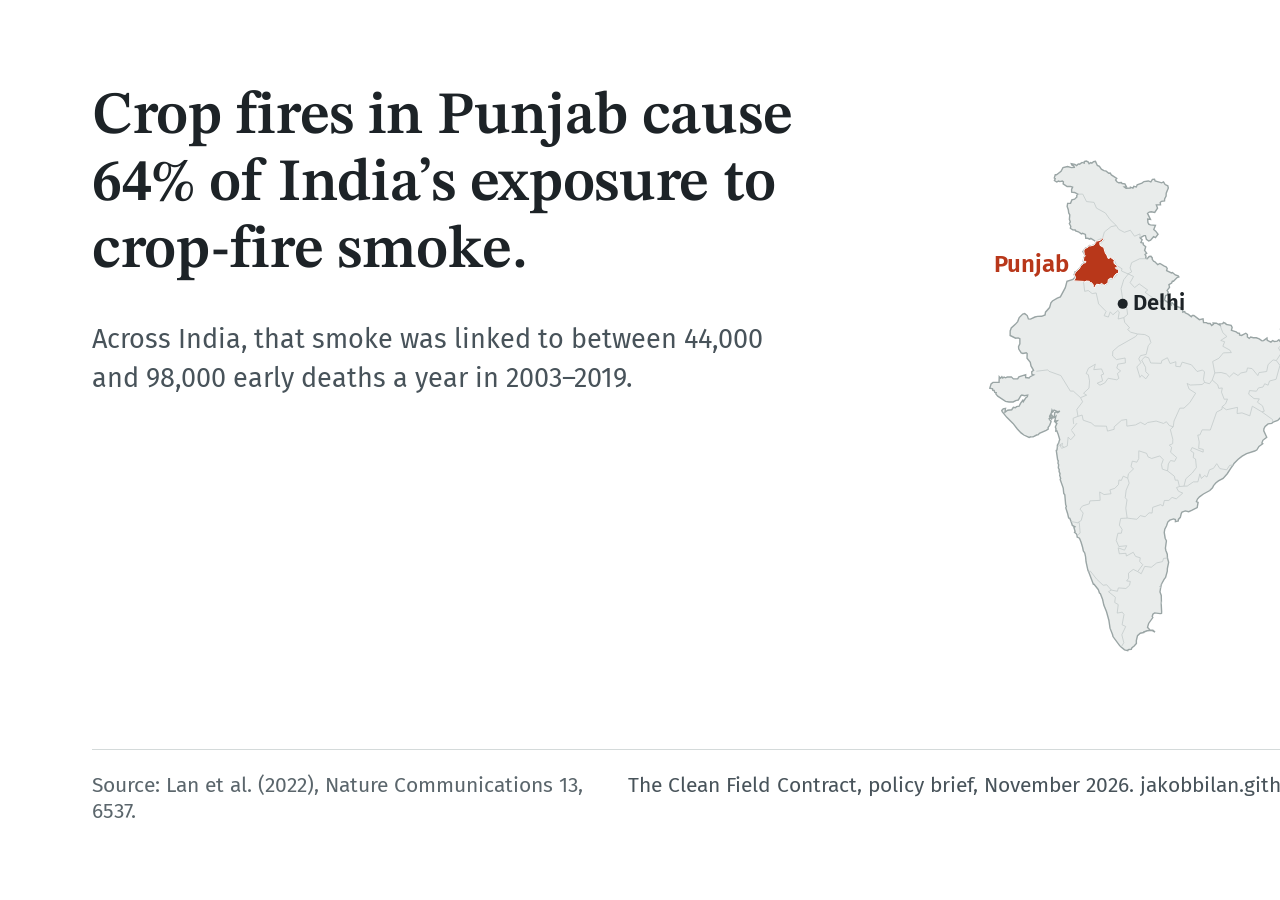
<file: press/source/cards.html>
<!doctype html>
<html lang="en-GB">
<head>
<meta charset="utf-8">
<title>Key-message cards</title>
<!-- Source for the key-message images in press/key-messages. Open with ?n=1..6&f=wide or ?n=1..6&f=tall;
     tools/press.py renders every card to PNG. Facts and sources match the brief (see data/claims-register.csv). -->
<style>
@font-face { font-family: "STIX Two Text"; src: url("../../fonts/stix-two-text-latin-wght-normal.woff2") format("woff2"); font-weight: 400 700; }
@font-face { font-family: "STIX Two Text"; src: url("../../fonts/stix-two-text-latin-ext-wght-normal.woff2") format("woff2"); font-weight: 400 700; unicode-range: U+20B9; }
@font-face { font-family: "Fira Sans"; src: url("../../fonts/fira-sans-latin-400-normal.woff2") format("woff2"); font-weight: 400; }
@font-face { font-family: "Fira Sans"; src: url("../../fonts/fira-sans-latin-500-normal.woff2") format("woff2"); font-weight: 500; }
@font-face { font-family: "Fira Sans"; src: url("../../fonts/fira-sans-latin-600-normal.woff2") format("woff2"); font-weight: 600; }
@font-face { font-family: "Fira Sans"; src: url("../../fonts/fira-sans-latin-ext-400-normal.woff2") format("woff2"); font-weight: 400 500; unicode-range: U+20B9; }
@font-face { font-family: "Fira Sans"; src: url("../../fonts/fira-sans-latin-ext-600-normal.woff2") format("woff2"); font-weight: 600; unicode-range: U+20B9; }
:root { --ink: #1d2327; --ink-2: #48535a; --ink-3: #5b666c; --rule: #d4dada; --ember: #b8371a; --ember-soft: rgba(184, 55, 26, 0.13);
  --field: #2c6a4d; --centre: #33557a; --delhi: #946a12; --land: #e9eceb; --land-line: #9aa5a5; }
* { box-sizing: border-box; margin: 0; }
body { background: #8a9396; }
#card { position: relative; background: #ffffff; color: var(--ink); overflow: hidden; }
#card.wide { width: 1600px; height: 900px; padding: 84px 92px 76px; display: grid; grid-template-columns: 720px 1fr; column-gap: 72px; grid-template-rows: 1fr auto; }
#card.tall { width: 1080px; height: 1350px; padding: 80px 80px 70px; display: grid; grid-template-rows: auto 1fr auto; }
.statement { font-family: "STIX Two Text", serif; font-weight: 600; letter-spacing: -0.005em; color: var(--ink); }
.wide .statement { font-size: 60px; line-height: 1.12; }
.tall .statement { font-size: 58px; line-height: 1.12; }
.support { font-family: "Fira Sans", sans-serif; color: var(--ink-2); }
.wide .support { font-size: 27px; line-height: 1.45; margin-top: 34px; }
.tall .support { font-size: 29px; line-height: 1.45; margin-top: 30px; }
.visual { display: flex; align-items: center; justify-content: center; }
.wide .visual { grid-column: 2; grid-row: 1; }
.tall .visual { padding: 28px 0 8px; }
.foot { font-family: "Fira Sans", sans-serif; border-top: 1px solid var(--rule); padding-top: 22px; }
.wide .foot { grid-column: 1 / -1; grid-row: 2; display: flex; justify-content: space-between; gap: 40px; font-size: 21px; }
.tall .foot { font-size: 21px; }
.foot .src { color: var(--ink-3); }
.foot .brief { color: var(--ink-2); white-space: nowrap; }
.tall .foot .brief { margin-top: 8px; }
svg text { font-family: "Fira Sans", sans-serif; fill: var(--ink-2); }
svg .strong { fill: var(--ink); font-weight: 600; }
svg .ember { fill: var(--ember); font-weight: 600; }
svg .white { fill: #ffffff; font-weight: 600; }
</style>
</head>
<body>
<div id="card"><div class="text"><p class="statement"></p><p class="support"></p></div><div class="visual"></div><div class="foot"><p class="src"></p><p class="brief">The Clean Field Contract, policy brief, November 2026. jakobbilan.github.io/clean-field-contract</p></div></div>
<script src="../../vendor/d3-7.9.0.min.js"></script>
<script src="../../vendor/topojson-client-3.1.0.min.js"></script>
<script src="../../js/geo.js"></script>
<script src="../../js/india.js"></script>
<script>
(function () {
  var q = new URLSearchParams(location.search), n = +(q.get('n') || 1), wide = (q.get('f') || 'wide') === 'wide';
  var card = document.getElementById('card');
  card.className = wide ? 'wide' : 'tall';
  var W = wide ? 640 : 920, H = wide ? 560 : 560, C = Math.cos(30 * Math.PI / 180);
  var CARDS = {
    1: { s: 'Crop fires in Punjab cause 64% of India’s exposure to crop-fire smoke.',
         t: 'Across India, that smoke was linked to between 44,000 and 98,000 early deaths a year in 2003–2019.',
         src: 'Source: Lan et al. (2022), Nature Communications 13, 6537.', v: mapIndia },
    2: { s: 'Official counts of farm fires in Punjab fell from 71,304 in 2021 to 5,114 in 2025.',
         t: 'Satellite maps of burnt fields show a far smaller fall: 37% between 2022 and 2025 on iFOREST’s maps.',
         src: 'Sources: Ministry of Environment, Forest and Climate Change; Lok Sabha reply; The Tribune; iFOREST (2025).', v: counts },
    3: { s: 'Most large fires now burn after the satellites that count them have passed.',
         t: 'In 2021, 3% of large fires in Punjab burned after 3 pm. In 2024 and 2025, more than 90% did.',
         src: 'Sources: iFOREST (2025), from SEVIRI on Meteosat; Singh et al. (2025), Current Science 129(10).', v: clock },
    4: { s: 'Paying farmers not to burn reduced burning when part of the money came up front.',
         t: 'In a randomised trial with 1,668 farmers in Punjab, an advance raised the share of farmers with no burnt plot by 7.7 to 11.5 percentage points. Paying only after verification had no measurable effect.',
         src: 'Source: Jack, Jayachandran, Kala and Pande (2025), American Economic Review: Insights 7(1), Table 1.', v: trial },
    5: { s: 'The proposal: ₹2,500 an acre for a paddy field left unburnt, ₹500 of it at enrolment.',
         t: 'Every enrolled plot is checked by satellite. Punjab pays for 2027; from 2028 the Centre and Delhi pay for each certified acre, once burning has fallen by at least 5 percentage points.',
         src: 'Source: Abbasov, Bilan, Goncalves, Isgandarli, King, Philip and Zatti (2026), The Clean Field Contract.', v: pay },
    6: { s: 'Punjab can notify the Clean Field Contract in December 2026.',
         t: 'Enrolment in half of Punjab’s villages from June 2027, first final payments in December 2027, and an independent evaluation by March 2028.',
         src: 'Source: Abbasov, Bilan, Goncalves, Isgandarli, King, Philip and Zatti (2026), The Clean Field Contract.', v: route }
  };
  var c = CARDS[n];
  card.querySelector('.statement').textContent = c.s;
  card.querySelector('.support').textContent = c.t;
  card.querySelector('.src').textContent = c.src;
  var svg = d3.select(card.querySelector('.visual')).append('svg').attr('width', W).attr('height', H).attr('viewBox', '0 0 ' + W + ' ' + H);
  var fs = wide ? 22 : 24;
  function t(x, y, s, cls, anchor, size) {
    return svg.append('text').attr('x', x).attr('y', y).attr('class', cls || null).attr('text-anchor', anchor || 'start').style('font-size', (size || fs) + 'px').text(s);
  }
  function mapIndia() {
    var G = window.CFC_GEO, IN = window.CFC_INDIA;
    var states = topojson.feature(G, G.objects.states).features, pb = states.filter(function (f) { return f.properties.name === 'PUNJAB'; })[0];
    var xs = [], ys = [];
    (function walk(c) { if (typeof c[0] === 'number') { xs.push(c[0]); ys.push(c[1]); } else c.forEach(walk); })(IN.outline.geometry.coordinates);
    var pad = 24, x0 = d3.min(xs) * C, x1 = d3.max(xs) * C, y0 = d3.min(ys), y1 = d3.max(ys);
    var k = Math.min((W - 2 * pad) / (x1 - x0), (H - 2 * pad) / (y1 - y0));
    var ox = (W - k * (x1 - x0)) / 2, oy = (H - k * (y1 - y0)) / 2;
    var path = d3.geoPath(d3.geoTransform({ point: function (lon, lat) { this.stream.point(ox + k * (lon * C - x0), oy + k * (y1 - lat)); } }));
    svg.append('path').attr('d', path(IN.outline)).style('fill', 'var(--land)').style('stroke', 'var(--land-line)').style('stroke-width', '1.4px');
    svg.append('path').attr('d', path(IN.states)).style('fill', 'none').style('stroke', '#c3cbcb').style('stroke-width', '0.8px');
    svg.append('path').attr('d', path(pb)).style('fill', 'var(--ember)').style('stroke', '#ffffff').style('stroke-width', '1px');
    var c0 = path.centroid(pb);
    t(c0[0] - 28, c0[1] + 6, 'Punjab', 'ember', 'end', fs + 2);
    var delhi = [ox + k * (77.209 * C - x0), oy + k * (y1 - 28.6139)];
    svg.append('circle').attr('cx', delhi[0]).attr('cy', delhi[1]).attr('r', 5).style('fill', 'var(--ink)');
    t(delhi[0] + 10, delhi[1] + 6, 'Delhi', 'strong', 'start', fs);
  }
  function counts() {
    var d = [[2021, 71304], [2022, 49922], [2023, 36663], [2024, 10909], [2025, 5114]];
    var x = d3.scaleBand().domain(d.map(function (r) { return r[0]; })).range([20, W - 20]).paddingInner(0.28);
    var y = d3.scaleLinear().domain([0, 80000]).range([H - 50, 40]);
    svg.append('line').attr('x1', 20).attr('x2', W - 20).attr('y1', y(0)).attr('y2', y(0)).style('stroke', '#bfc8c9');
    d.forEach(function (r) {
      svg.append('rect').attr('x', x(r[0])).attr('width', x.bandwidth()).attr('y', y(r[1])).attr('height', y(0) - y(r[1])).style('fill', 'var(--ember)');
      t(x(r[0]) + x.bandwidth() / 2, y(r[1]) - 12, d3.format(',')(r[1]), 'strong', 'middle');
      t(x(r[0]) + x.bandwidth() / 2, H - 16, r[0], null, 'middle');
    });
    t(20, 22, 'Official fire counts, 15 September to 30 November', null, 'start', fs - 2);
  }
  function clock() {
    var x = d3.scaleLinear().domain([6, 21]).range([24, W - 24]), axis = H * 0.5, ay = axis - 34;
    svg.append('rect').attr('x', x(15)).attr('width', x(21) - x(15)).attr('y', 70).attr('height', axis - 70).style('fill', 'var(--ember-soft)');
    t(x(21) - 8, 96, 'after 15:00', null, 'end');
    [[10.5, '10:30 pass'], [13.5, '13:30 pass']].forEach(function (p) {
      svg.append('line').attr('x1', x(p[0])).attr('x2', x(p[0])).attr('y1', 52).attr('y2', axis).style('stroke', 'var(--ink-2)').style('stroke-width', '2px').style('stroke-dasharray', '5 5');
      t(x(p[0]), 40, p[1], 'strong', 'middle');
    });
    svg.append('line').attr('x1', x(6)).attr('x2', x(21)).attr('y1', axis).attr('y2', axis).style('stroke', 'var(--ink-3)');
    [6, 9, 12, 15, 18, 21].forEach(function (h) { t(x(h), axis + 34, (h < 10 ? '0' : '') + h + ':00', null, h === 6 ? 'start' : h === 21 ? 'end' : 'middle'); });
    svg.append('path').attr('d', 'M' + (x(13.5) + 12) + ',' + ay + 'L' + (x(17) - 14) + ',' + ay).style('stroke', 'var(--ember)').style('stroke-width', '3px');
    svg.append('path').attr('d', 'M' + (x(17) - 26) + ',' + (ay - 8) + 'L' + (x(17) - 12) + ',' + ay + 'L' + (x(17) - 26) + ',' + (ay + 8)).style('stroke', 'var(--ember)').style('stroke-width', '3px').style('fill', 'none');
    svg.append('circle').attr('cx', x(13.5)).attr('cy', ay).attr('r', 9).style('fill', '#ffffff').style('stroke', 'var(--ember)').style('stroke-width', '3px');
    svg.append('circle').attr('cx', x(17)).attr('cy', ay).attr('r', 9).style('fill', 'var(--ember)');
    t(x(13.5) - 16, ay - 18, 'peak 2020', 'ember', 'end');
    t(x(17) + 16, ay - 18, 'peak 2024', 'ember', 'start');
    var by = axis + 92, bh = 40, bx0 = x(6), bx1 = x(21);
    [['2021', 3], ['2024 and 2025', 90]].forEach(function (r, i) {
      var y = by + i * 96, xa = bx0 + (bx1 - bx0) * (1 - r[1] / 100);
      t(bx0, y - 12, r[0] + ': share of large fires after 15:00', null, 'start', fs - 2);
      svg.append('rect').attr('x', bx0).attr('width', xa - bx0 - 2).attr('y', y).attr('height', bh).style('fill', '#dfe4e3');
      svg.append('rect').attr('x', xa).attr('width', bx1 - xa).attr('y', y).attr('height', bh).style('fill', 'var(--ember)');
      if (r[1] > 50) t(xa + 12, y + bh / 2 + 8, 'more than 90%', 'white', 'start');
      else t(xa - 12, y + bh / 2 + 8, '3%', 'ember', 'end');
    });
  }
  function trial() {
    var rows = [['Part paid up front', 7.7, 3.2, 11.5, 4.2, 'var(--field)'], ['Paid only after verification', 2.0, 3.0, 0.8, 4.2, 'var(--ink-3)']];
    var x = d3.scaleLinear().domain([-10, 22]).range([24, W - 24]);
    var top = 70;
    t(24, 30, 'Effect on the share of farmers with no burnt plot,', null, 'start', fs - 2);
    t(24, 30 + fs + 4, 'percentage points, with 95% intervals', null, 'start', fs - 2);
    [-10, 0, 10, 20].forEach(function (v) {
      svg.append('line').attr('x1', x(v)).attr('x2', x(v)).attr('y1', top + 40).attr('y2', H - 50).style('stroke', v ? '#e3e7e6' : 'var(--ink-3)').style('stroke-width', v ? '1px' : '1.6px');
      t(x(v), H - 18, (v > 0 ? '+' : v < 0 ? '\u2212' : '') + Math.abs(v), null, 'middle');
    });
    rows.forEach(function (r, i) {
      var y0 = top + 90 + i * 170;
      t(24, y0 - 26, r[0], 'strong', 'start');
      [[r[1], r[2]], [r[3], r[4]]].forEach(function (e, j) {
        var y = y0 + j * 44, lo = e[0] - 1.96 * e[1], hi = e[0] + 1.96 * e[1];
        svg.append('line').attr('x1', x(lo)).attr('x2', x(hi)).attr('y1', y).attr('y2', y).style('stroke', r[5]).style('stroke-width', '5px');
        svg.append('circle').attr('cx', x(e[0])).attr('cy', y).attr('r', 10).style('fill', r[5]);
        t(x(hi) + 14, y + 8, (e[0] > 0 ? '+' : '') + e[0].toFixed(1), i ? null : 'strong', 'start');
      });
    });
  }
  function pay() {
    var x = d3.scaleLinear().domain([0, 2500]).range([24, W - 24]), col = { Punjab: 'var(--field)', Centre: 'var(--centre)', Delhi: 'var(--delhi)' };
    [['2027 season', [['Punjab', 500], ['Punjab', 2000]]], ['From 2028', [['Punjab', 500], ['Centre', 1500], ['Delhi', 500]]]].forEach(function (r, i) {
      var y = 90 + i * 210, acc = 0;
      t(24, y - 46, r[0], 'strong', 'start');
      [[0, 500, 'at enrolment'], [500, 2500, 'after a clean season']].forEach(function (b) {
        var a = x(b[0]) + 2, e = x(b[1]) - 4;
        svg.append('path').attr('d', 'M' + a + ',' + (y - 8) + 'V' + (y - 14) + 'H' + e + 'V' + (y - 8)).style('fill', 'none').style('stroke', 'var(--ink-3)');
        t((a + e) / 2, y - 22, b[2], null, 'middle', fs - 4);
      });
      r[1].forEach(function (s) {
        var x0 = x(acc), x1 = x(acc + s[1]) - 3;
        svg.append('rect').attr('x', x0).attr('width', x1 - x0).attr('y', y).attr('height', 64).style('fill', col[s[0]]);
        var lab = t((x0 + x1) / 2, y + 40, s[0] + ' \u20b9' + d3.format(',')(s[1]), 'white', 'middle', fs);
        if (lab.node().getComputedTextLength() > x1 - x0 - 16) { lab.text('\u20b9' + d3.format(',')(s[1])); }
        acc += s[1];
      });
    });
    t(W - 24, H - 20, '\u20b92,500 an acre in total', null, 'end');
  }
  function route() {
    var steps = [['Dec 2026', 'Punjab notifies the contract'], ['Jun 2027', 'Enrolment opens, \u20b9500 an acre'], ['Dec 2027', 'First \u20b92,000 payments'], ['Mar 2028', 'Independent evaluation'], ['Jun 2028', 'Centre and Delhi pay']];
    var y0 = 40, gap = (H - 80) / (steps.length - 1), x0 = 60;
    svg.append('line').attr('x1', x0).attr('x2', x0).attr('y1', y0).attr('y2', y0 + gap * (steps.length - 1)).style('stroke', '#bfc8c9').style('stroke-width', '3px');
    steps.forEach(function (s, i) {
      var y = y0 + i * gap;
      svg.append('circle').attr('cx', x0).attr('cy', y).attr('r', 11).style('fill', i ? '#ffffff' : 'var(--field)').style('stroke', 'var(--field)').style('stroke-width', '3px');
      t(x0 + 32, y - 4, s[0], 'strong', 'start', fs);
      t(x0 + 32, y + fs + 2, s[1], null, 'start', fs);
    });
  }
  c.v();
  document.fonts.ready.then(function () { document.body.setAttribute('data-ready', '1'); });
})();
</script>
</body>
</html>
</file>
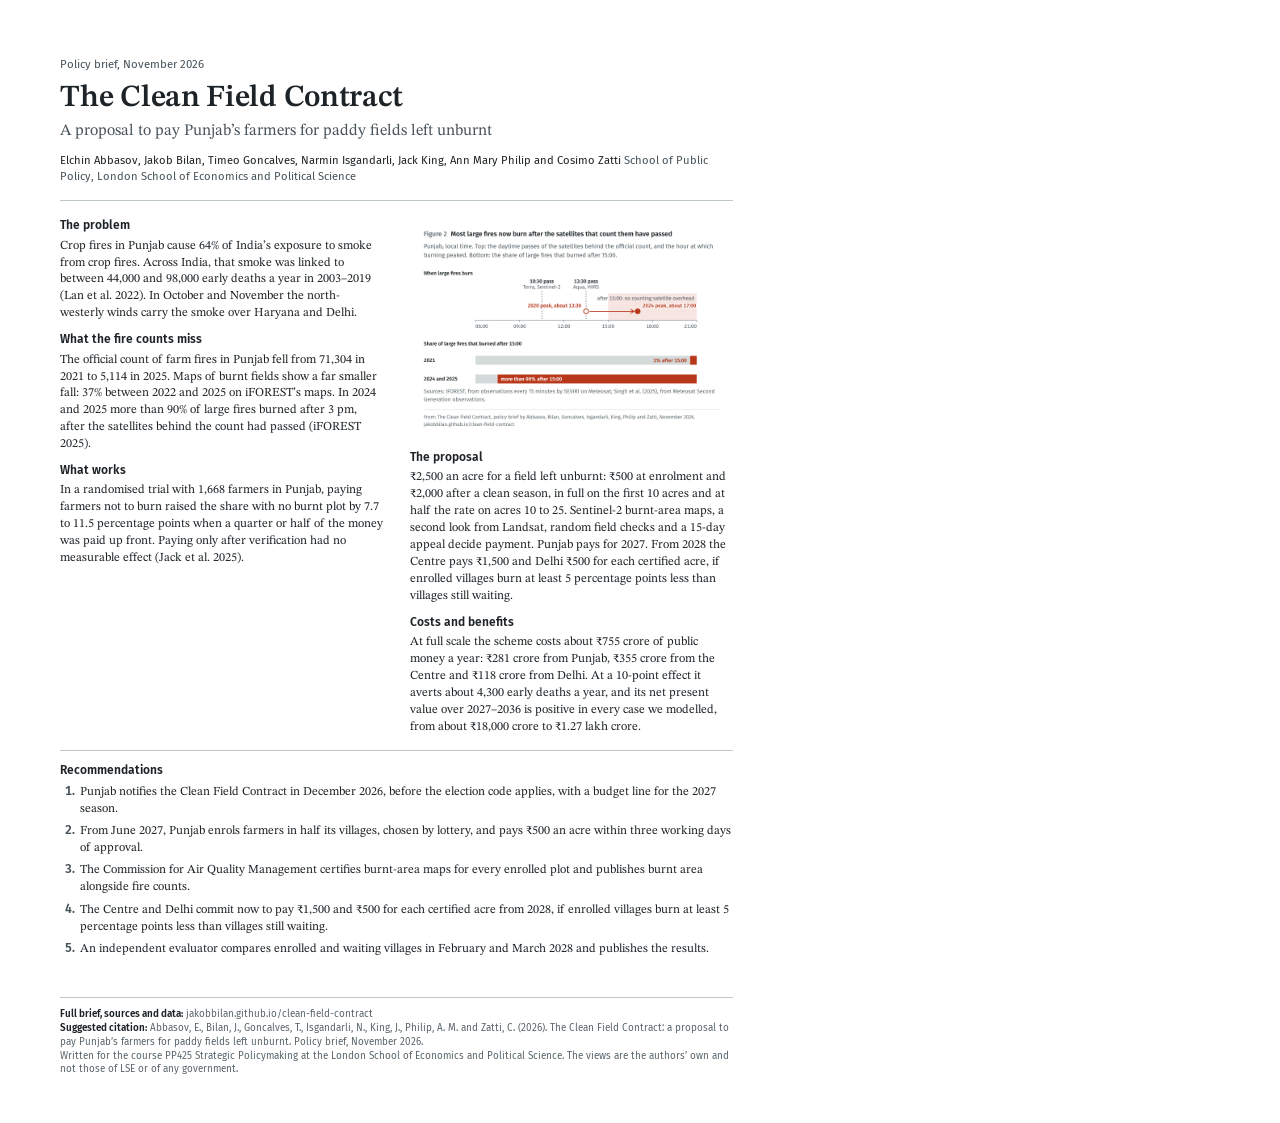
<file: press/source/summary.html>
<!doctype html>
<html lang="en-GB">
<head>
<meta charset="utf-8">
<title>The Clean Field Contract: summary</title>
<!-- Source for press/clean-field-contract-summary.pdf (one A4 page). tools/press.py prints it with Chromium.
     Every figure matches the brief; see data/claims-register.csv for sources and page references. -->
<style>
@font-face { font-family: "STIX Two Text"; src: url("../../fonts/stix-two-text-latin-wght-normal.woff2") format("woff2"); font-weight: 400 700; }
@font-face { font-family: "STIX Two Text"; src: url("../../fonts/stix-two-text-latin-wght-italic.woff2") format("woff2"); font-weight: 400 700; font-style: italic; }
@font-face { font-family: "STIX Two Text"; src: url("../../fonts/stix-two-text-latin-ext-wght-normal.woff2") format("woff2"); font-weight: 400 700; unicode-range: U+20B9; }
@font-face { font-family: "Fira Sans"; src: url("../../fonts/fira-sans-latin-400-normal.woff2") format("woff2"); font-weight: 400; }
@font-face { font-family: "Fira Sans"; src: url("../../fonts/fira-sans-latin-500-normal.woff2") format("woff2"); font-weight: 500; }
@font-face { font-family: "Fira Sans"; src: url("../../fonts/fira-sans-latin-600-normal.woff2") format("woff2"); font-weight: 600; }
@font-face { font-family: "Fira Sans"; src: url("../../fonts/fira-sans-latin-ext-400-normal.woff2") format("woff2"); font-weight: 400 500; unicode-range: U+20B9; }
@font-face { font-family: "Fira Sans"; src: url("../../fonts/fira-sans-latin-ext-600-normal.woff2") format("woff2"); font-weight: 600; unicode-range: U+20B9; }
@page { size: A4; margin: 0; }
* { box-sizing: border-box; margin: 0; padding: 0; }
html, body { width: 210mm; height: 297mm; }
body { font-family: "STIX Two Text", serif; font-size: 9.2pt; line-height: 1.38; color: #1d2327; background: #fff; }
.page { padding: 15mm 16mm 12mm; height: 297mm; display: flex; flex-direction: column; }
.top { border-bottom: 0.6pt solid #bfc8c9; padding-bottom: 4.2mm; margin-bottom: 4.2mm; }
.kind { font-family: "Fira Sans", sans-serif; font-size: 8.6pt; color: #48535a; margin-bottom: 2.4mm; }
h1 { font-size: 23pt; line-height: 1.05; font-weight: 600; letter-spacing: -0.01em; }
.deck { font-size: 12pt; color: #48535a; margin-top: 1.6mm; }
.authors { font-family: "Fira Sans", sans-serif; font-size: 8.4pt; color: #1d2327; margin-top: 3mm; line-height: 1.4; }
.authors span { color: #48535a; }
.fig { margin-bottom: 3mm; }
.fig img { width: 100%; display: block; }
.cols { display: grid; grid-template-columns: 1fr 1fr; column-gap: 7mm; }
h2 { font-family: "Fira Sans", sans-serif; font-size: 9pt; font-weight: 600; margin: 0 0 1mm; break-after: avoid; }
.cols p { margin-bottom: 2.4mm; }
.recs { margin-top: 1.4mm; border-top: 0.6pt solid #bfc8c9; padding-top: 3mm; }
.recs ol { padding-left: 4.6mm; columns: 1; }
.recs li { margin-bottom: 1.2mm; padding-left: 0.6mm; }
.recs li::marker { font-family: "Fira Sans", sans-serif; font-weight: 600; color: #48535a; }
.foot { margin-top: auto; font-family: "Fira Sans", sans-serif; font-size: 7.4pt; line-height: 1.4; color: #5b666c; border-top: 0.6pt solid #bfc8c9; padding-top: 2.6mm; }
.foot b { color: #1d2327; font-weight: 600; }
</style>
</head>
<body>
<div class="page">
  <div class="top">
    <p class="kind">Policy brief, November 2026</p>
    <h1>The Clean Field Contract</h1>
    <p class="deck">A proposal to pay Punjab’s farmers for paddy fields left unburnt</p>
    <p class="authors">Elchin Abbasov, Jakob Bilan, Timeo Goncalves, Narmin Isgandarli, Jack King, Ann Mary Philip and Cosimo Zatti <span>School of Public Policy, London School of Economics and Political Science</span></p>
  </div>

  <div class="cols">
    <div>
      <h2>The problem</h2>
      <p>Crop fires in Punjab cause 64% of India’s exposure to smoke from crop fires. Across India, that smoke was linked to between 44,000 and 98,000 early deaths a year in 2003–2019 (Lan et al. 2022). In October and November the north-westerly winds carry the smoke over Haryana and Delhi.</p>
      <h2>What the fire counts miss</h2>
      <p>The official count of farm fires in Punjab fell from 71,304 in 2021 to 5,114 in 2025. Maps of burnt fields show a far smaller fall: 37% between 2022 and 2025 on iFOREST’s maps. In 2024 and 2025 more than 90% of large fires burned after 3 pm, after the satellites behind the count had passed (iFOREST 2025).</p>
      <h2>What works</h2>
      <p>In a randomised trial with 1,668 farmers in Punjab, paying farmers not to burn raised the share with no burnt plot by 7.7 to 11.5 percentage points when a quarter or half of the money was paid up front. Paying only after verification had no measurable effect (Jack et al. 2025).</p>
    </div>
    <div>
      <div class="fig"><img src="../figures/figure-2-timing-of-fires.png" alt="Figure 2 of the brief: most large fires now burn after the satellites that count them have passed."></div>
      <h2>The proposal</h2>
      <p>₹2,500 an acre for a field left unburnt: ₹500 at enrolment and ₹2,000 after a clean season, in full on the first 10 acres and at half the rate on acres 10 to 25. Sentinel-2 burnt-area maps, a second look from Landsat, random field checks and a 15-day appeal decide payment. Punjab pays for 2027. From 2028 the Centre pays ₹1,500 and Delhi ₹500 for each certified acre, if enrolled villages burn at least 5 percentage points less than villages still waiting.</p>
      <h2>Costs and benefits</h2>
      <p>At full scale the scheme costs about ₹755 crore of public money a year: ₹281 crore from Punjab, ₹355 crore from the Centre and ₹118 crore from Delhi. At a 10-point effect it averts about 4,300 early deaths a year, and its net present value over 2027–2036 is positive in every case we modelled, from about ₹18,000 crore to ₹1.27 lakh crore.</p>
    </div>
  </div>

  <div class="recs">
    <h2>Recommendations</h2>
    <ol>
      <li>Punjab notifies the Clean Field Contract in December 2026, before the election code applies, with a budget line for the 2027 season.</li>
      <li>From June 2027, Punjab enrols farmers in half its villages, chosen by lottery, and pays ₹500 an acre within three working days of approval.</li>
      <li>The Commission for Air Quality Management certifies burnt-area maps for every enrolled plot and publishes burnt area alongside fire counts.</li>
      <li>The Centre and Delhi commit now to pay ₹1,500 and ₹500 for each certified acre from 2028, if enrolled villages burn at least 5 percentage points less than villages still waiting.</li>
      <li>An independent evaluator compares enrolled and waiting villages in February and March 2028 and publishes the results.</li>
    </ol>
  </div>

  <div class="foot">
    <p><b>Full brief, sources and data:</b> jakobbilan.github.io/clean-field-contract</p>
    <p><b>Suggested citation:</b> Abbasov, E., Bilan, J., Goncalves, T., Isgandarli, N., King, J., Philip, A. M. and Zatti, C. (2026). The Clean Field Contract: a proposal to pay Punjab’s farmers for paddy fields left unburnt. Policy brief, November 2026.</p>
    <p>Written for the course PP425 Strategic Policymaking at the London School of Economics and Political Science. The views are the authors’ own and not those of LSE or of any government.</p>
  </div>
</div>
</body>
</html>
</file>
<file: css/site.css>
/* The Clean Field Contract. Colour tokens on :root with dark values; spacing on one scale; print styles at the end. */

@font-face { font-family: "STIX Two Text"; src: url("../fonts/stix-two-text-latin-wght-normal.woff2") format("woff2"); font-weight: 400 700; font-style: normal; font-display: swap; }
@font-face { font-family: "STIX Two Text"; src: url("../fonts/stix-two-text-latin-wght-italic.woff2") format("woff2"); font-weight: 400 700; font-style: italic; font-display: swap; }
@font-face { font-family: "STIX Two Text"; src: url("../fonts/stix-two-text-latin-ext-wght-normal.woff2") format("woff2"); font-weight: 400 700; font-style: normal; font-display: swap; unicode-range: U+20B9; }
@font-face { font-family: "Fira Sans"; src: url("../fonts/fira-sans-latin-400-normal.woff2") format("woff2"); font-weight: 400; font-style: normal; font-display: swap; }
@font-face { font-family: "Fira Sans"; src: url("../fonts/fira-sans-latin-400-italic.woff2") format("woff2"); font-weight: 400; font-style: italic; font-display: swap; }
@font-face { font-family: "Fira Sans"; src: url("../fonts/fira-sans-latin-500-normal.woff2") format("woff2"); font-weight: 500; font-style: normal; font-display: swap; }
@font-face { font-family: "Fira Sans"; src: url("../fonts/fira-sans-latin-600-normal.woff2") format("woff2"); font-weight: 600; font-style: normal; font-display: swap; }
@font-face { font-family: "Fira Sans"; src: url("../fonts/fira-sans-latin-ext-400-normal.woff2") format("woff2"); font-weight: 400 500; font-style: normal; font-display: swap; unicode-range: U+20B9; }
@font-face { font-family: "Fira Sans"; src: url("../fonts/fira-sans-latin-ext-600-normal.woff2") format("woff2"); font-weight: 600; font-style: normal; font-display: swap; unicode-range: U+20B9; }

:root {
  color-scheme: light;
  --serif: "STIX Two Text", "STIX Two", "Times New Roman", Times, serif;
  --sans: "Fira Sans", "Segoe UI", "Helvetica Neue", Arial, sans-serif;

  /* spacing scale */
  --s1: 0.25rem; --s2: 0.5rem; --s3: 0.75rem; --s4: 1rem; --s5: 1.5rem; --s6: 2rem; --s7: 3rem; --s8: 4.5rem; --s9: 6.5rem;
  --column: 43rem;            /* one width for text, figures and tables */
  --gutter: clamp(1.25rem, 5vw, 3rem);

  --haze: #ffffff;
  --clear: #ffffff;
  --page: var(--haze);
  --panel: #f3f5f4;
  --ink: #1d2327;
  --ink-2: #48535a;
  --ink-3: #5b666c;
  --rule: #bfc8c9;
  --rule-2: #d4dada;
  --map-bg: #d7dedd;
  --land: #c9d2d0;
  --india: #dfe5e3;
  --land-line: #8f9c9c;
  --river: #6f93a8;
  --wind: #29475a;
  --ember: #b8371a;
  --ember-soft: rgba(184, 55, 26, 0.13);
  --spark: #ef9f2f;
  --punjab: #b8371a;
  --field: #2c6a4d;
  --centre: #33557a;
  --delhi: #946a12;
  --straw: #c9a24a;
  --focus: #1f5fa8;
  --halo: rgba(247, 248, 247, 0.92);
}
@media (prefers-color-scheme: dark) {
  :root:not([data-theme="light"]) {
    color-scheme: dark;
    --haze: #1b2124; --clear: #121719; --panel: #1e2528;
    --ink: #e2e7e6; --ink-2: #b0babd; --ink-3: #8e9a9e; --rule: #3c474b; --rule-2: #2c3538;
    --map-bg: #161d20; --land: #222d30; --india: #2a3639; --land-line: #55656a; --river: #5c86a0; --wind: #cfe3ee;
    --ember: #ff6a3d; --ember-soft: rgba(255, 106, 61, 0.18); --spark: #ffd27a; --punjab: #ff6a3d;
    --field: #62b289; --centre: #86acd6; --delhi: #e2b24c; --straw: #d8b45a; --focus: #8ab8ff; --halo: rgba(18, 23, 25, 0.88);
  }
}
:root[data-theme="dark"] {
  color-scheme: dark;
  --haze: #1b2124; --clear: #121719; --panel: #1e2528;
  --ink: #e2e7e6; --ink-2: #b0babd; --ink-3: #8e9a9e; --rule: #3c474b; --rule-2: #2c3538;
  --map-bg: #161d20; --land: #222d30; --india: #2a3639; --land-line: #55656a; --river: #5c86a0; --wind: #cfe3ee;
  --ember: #ff6a3d; --ember-soft: rgba(255, 106, 61, 0.18); --spark: #ffd27a; --punjab: #ff6a3d;
  --field: #62b289; --centre: #86acd6; --delhi: #e2b24c; --straw: #d8b45a; --focus: #8ab8ff; --halo: rgba(18, 23, 25, 0.88);
}

*, *::before, *::after { box-sizing: border-box; }
:root { padding-top: env(safe-area-inset-top, 0px); padding-bottom: env(safe-area-inset-bottom, 0px); }
html { scroll-padding-top: env(safe-area-inset-top, 0px); -webkit-text-size-adjust: 100%; }
body {
  margin: 0; background: var(--page); color: var(--ink);
  font-family: var(--serif); font-size: 1.1875rem; line-height: 1.62;
  font-kerning: normal; font-variant-numeric: lining-nums;
}
a { color: inherit; text-decoration-thickness: 1px; text-underline-offset: 0.18em; text-decoration-color: var(--ink-3); }
a:hover { text-decoration-color: var(--ink); }
:focus-visible { outline: 2px solid var(--focus); outline-offset: 2px; }
.skip { position: absolute; left: var(--s4); top: -4rem; z-index: 50; background: var(--clear); padding: var(--s2) var(--s3); font-family: var(--sans); }
.skip:focus { top: calc(env(safe-area-inset-top, 0px) + var(--s4)); }
.sr-only { position: absolute; width: 1px; height: 1px; overflow: hidden; clip: rect(0 0 0 0); white-space: nowrap; }
.noscript { font-family: var(--sans); font-size: 0.95rem; margin: 0; padding: var(--s3) var(--gutter); background: var(--panel); border-bottom: 1px solid var(--rule); }

h1, h2 { font-family: var(--serif); color: var(--ink); margin: 0; font-weight: 600; }
h1 { font-size: clamp(2.6rem, 5vw, 4.1rem); line-height: 1.04; letter-spacing: -0.012em; }
h2 { font-size: clamp(1.7rem, 3vw, 2.3rem); line-height: 1.15; letter-spacing: -0.006em; }
h3 { font-family: var(--sans); font-size: 1.02rem; font-weight: 600; line-height: 1.35; color: var(--ink); margin: 0; }
p { margin: 0 0 1.1em; }
p:last-child { margin-bottom: 0; }
sup.refs { font-family: var(--sans); font-size: 0.64em; font-weight: 500; line-height: 0; margin-left: 0.1em; }
sup.refs a { text-decoration: none; color: var(--ink-2); padding: 0 0.05em; }
sup.refs a:hover { text-decoration: underline; color: var(--ink); }
sup.refs a + a::before { content: ","; color: var(--ink-3); padding-right: 0.08em; }

/* ------------------------------------------------------------ map story */
.scrolly { position: relative; display: grid; grid-template-columns: minmax(20rem, 34rem) 1fr; }
.steps { grid-column: 1; grid-row: 1; position: relative; z-index: 2; padding: 0 clamp(1.5rem, 3.2vw, 3rem); }
.stage { grid-column: 2; grid-row: 1; position: sticky; top: 0; height: 100vh; height: 100svh; overflow: hidden; background: var(--map-bg); }
.step { min-height: 112vh; display: flex; align-items: center; padding: 22vh 0; }
.step:last-child { min-height: 105vh; }
.step .panel { max-width: 27rem; }
.step p { font-size: 1.14rem; line-height: 1.6; }
.step p.note { font-family: var(--sans); font-size: 0.95rem; line-height: 1.5; color: var(--ink-2); }
html.js .step .panel { opacity: 0.24; transition: opacity 450ms ease; }
html.js .step.is-active .panel { opacity: 1; }
.step-title { min-height: 100vh; align-items: flex-end; padding: 12vh 0 14vh; }
.step-title h1 { margin-bottom: var(--s4); }
.deck { font-size: 1.4rem !important; line-height: 1.35 !important; color: var(--ink-2); margin-bottom: var(--s6) !important; }
.doc-line { font-family: var(--sans); font-size: 0.95rem !important; line-height: 1.4 !important; color: var(--ink-2); margin-bottom: var(--s4) !important; }
.authors { font-family: var(--sans); font-size: 1rem !important; line-height: 1.5 !important; font-weight: 500; margin-bottom: var(--s3) !important; }
.affil { font-family: var(--sans); font-size: 0.95rem !important; line-height: 1.5 !important; color: var(--ink-2); }
.step-summary { min-height: 130vh; }
.summary-title { font-size: 1.45rem; margin-bottom: var(--s4); }
.step-summary p { font-size: 1.04rem; line-height: 1.55; margin-bottom: var(--s4); }
.step-summary p.ask { font-weight: 600; }
.jump { font-family: var(--sans); font-size: 0.95rem !important; margin-top: var(--s5); }
.has-data, .has-wind, .has-hls { display: none; }
.live-ready .has-data, .wind-ready .has-wind, .hls-ready .has-hls { display: block; }
.wind-ready .no-wind { display: none; }

.stage svg, .stage canvas { position: absolute; inset: 0; width: 100%; height: 100%; display: block; }
.stage canvas.fires { transition: opacity 500ms ease; opacity: 0; }
.stage .photo { position: absolute; inset: 0; width: 100%; height: 100%; object-fit: cover; pointer-events: none;
  clip-path: circle(0% at var(--px, 50%) var(--py, 50%)); transition: clip-path 1100ms cubic-bezier(0.65, 0, 0.25, 1); }
.stage .photo.on { clip-path: circle(150% at var(--px, 50%) var(--py, 50%)); }
.stage .hud {
  position: absolute; right: var(--s4); top: calc(env(safe-area-inset-top, 0px) + var(--s4));
  font-family: var(--sans); font-size: 0.85rem; line-height: 1.45; color: var(--ink);
  background: var(--halo); padding: var(--s2) var(--s3); max-width: 19rem; opacity: 0; transition: opacity 400ms ease;
}
.stage .hud.on { opacity: 1; }
.stage .hud b { font-weight: 600; }
.hud-dot { display: inline-block; width: 8px; height: 8px; border-radius: 50%; background: var(--ember); margin-right: 6px; vertical-align: 0.05em; }
.on-sat .hud-dot { background: #ffb23e; }
.stage .credit { position: absolute; left: var(--s4); right: 10rem; bottom: calc(env(safe-area-inset-bottom, 0px) + var(--s3)); font-family: var(--sans); font-size: 0.74rem; line-height: 1.35; color: var(--ink-2); margin: 0; }
.stage.on-sat .credit, .stage .credit.on-photo { color: #f2f4f3; text-shadow: 0 0 3px rgba(0, 0, 0, 0.9); }

/* map layers, all drawn in screen pixels */
.map .m-land { fill: var(--land); stroke: var(--land-line); stroke-width: 0.6px; }
.map .m-india { fill: var(--india); stroke: none; }
.map .m-pbbase { fill: var(--clear); stroke: none; }
.map .m-pbfill { fill: var(--punjab); fill-opacity: 0.85; stroke: none; }
.map .m-six { fill: var(--ember-soft); stroke: none; }
.map .m-rivers { fill: none; stroke: var(--river); stroke-width: 1.1px; }
.map .m-instates, .map .m-states { fill: none; stroke: var(--land-line); stroke-width: 0.8px; stroke-dasharray: 3 2; }
.map .m-districts { fill: none; stroke: var(--ink-3); stroke-width: 0.6px; }
.map .m-sixline { fill: none; stroke: var(--ember); stroke-width: 1.6px; }
.map .m-pbline { fill: none; stroke: var(--ink); stroke-width: 1.3px; }
.map .m-inline { fill: none; stroke: var(--ink); stroke-width: 1.5px; stroke-linejoin: round; }
.map .m-dim { fill: rgba(6, 10, 12, 0.42); }
.on-sat .map .m-pbfill { fill-opacity: 0.32; }
.on-sat .map .m-six { fill: rgba(255, 255, 255, 0.1); }
.on-sat .map .m-pbline, .on-sat .map .m-inline { stroke: #f3f6f5; }
.on-sat .map .m-districts { stroke: rgba(243, 246, 245, 0.55); }
.on-sat .map .m-instates, .on-sat .map .m-states { stroke: rgba(243, 246, 245, 0.6); }
.on-sat .map .m-rivers { stroke: #9cc3db; }
.on-sat .map .m-sixline { stroke: #ffb23e; }

.map .m-wind .flow-bg { fill: none; stroke: var(--halo); stroke-width: 3.6px; stroke-linecap: round; opacity: 0.6; }
.on-sat .map .m-wind .flow-bg { stroke: rgba(6, 10, 12, 0.5); }
.map .m-wind .flow { fill: none; stroke: var(--wind); stroke-width: 1.2px; stroke-linecap: round; stroke-dasharray: 7 11; animation: flow 1.5s linear infinite; opacity: 0.85; }
.map .m-wind .head { fill: none; stroke: var(--wind); stroke-width: 1.3px; stroke-linecap: round; stroke-linejoin: round; opacity: 0.9; }
.on-sat .map .m-wind .flow, .on-sat .map .m-wind .head { stroke: #eaf4f9; }
@keyframes flow { to { stroke-dashoffset: -18; } }

.map-label { font-family: var(--sans); font-size: 12.5px; fill: var(--ink); paint-order: stroke; stroke: var(--halo); stroke-width: 3.2px; stroke-linejoin: round; }
.map-label.city { font-weight: 500; }
.map-label.country { font-size: 17px; font-weight: 500; fill: var(--ink-2); letter-spacing: 0.02em; }
.map-label.country-minor { font-size: 13.5px; fill: var(--ink-2); }
.map-label.water { font-style: italic; fill: var(--river); font-size: 12.5px; }
.map-label.state, .map-label.state-key { font-size: 13.5px; font-weight: 600; }
.map-label.state-minor { font-size: 12px; fill: var(--ink-2); }
.map-label.river { font-style: italic; font-size: 11.5px; fill: var(--river); }
.map-label.district { font-size: 11px; fill: var(--ink-2); }
.map-label.district.six { font-size: 12px; font-weight: 600; fill: var(--ink); }
.map-label.small { font-size: 11px; fill: var(--ink-2); }
.map-label.readout { font-size: 13px; }
.map-dot { fill: var(--ink); stroke: var(--halo); stroke-width: 1.5px; }
.on-sat .map-label { fill: #f4f6f5; stroke: rgba(8, 12, 14, 0.78); }
.on-sat .map-label.small, .on-sat .map-label.district, .on-sat .map-label.country-minor, .on-sat .map-label.state-minor { fill: #e3e8e7; }
.on-sat .map-label.river, .on-sat .map-label.water { fill: #b9d7e8; }
.on-sat .map-dot { fill: #f4f6f5; stroke: rgba(8, 12, 14, 0.8); }
.grat { stroke: var(--ink-3); stroke-opacity: 0.28; stroke-width: 0.6px; }
.on-sat .grat { stroke: #ffffff; stroke-opacity: 0.3; }
.crosshair { stroke: var(--ink); stroke-opacity: 0.55; stroke-width: 0.8px; }
.on-sat .crosshair { stroke: #ffffff; stroke-opacity: 0.6; }
.target { fill: none; stroke: var(--ember); stroke-width: 2px; }
.on-sat .target { stroke: #ffb23e; }
.scalebar { fill: var(--ink); }
.on-sat .scalebar { fill: #f3f6f5; }
.inset .inset-bg { fill: var(--halo); stroke: var(--rule); stroke-width: 1px; }
.inset .inset-pb { fill: var(--land); stroke: var(--ink-2); stroke-width: 0.8px; }
.inset .inset-six { fill: var(--ember-soft); stroke: var(--ember); stroke-width: 0.6px; }
.inset .inset-view { fill: none; stroke: var(--ember); stroke-width: 1.6px; }

/* ------------------------------------------------------------ reading column */
.air { background: var(--page); }
.chapter { padding: var(--s9) var(--gutter) 0; }
.chapter > * { max-width: var(--column); margin-left: auto; margin-right: auto; }
.chapter > h2 { margin-bottom: var(--s5); }
.lede { font-size: 1.27rem; line-height: 1.5; }
.sub { font-size: 1.05rem; margin-top: var(--s7); margin-bottom: var(--s4); }

.fig { margin-top: var(--s7); margin-bottom: var(--s7); }
.fig h3 { margin-bottom: var(--s2); }
.fig h3 .fn { color: var(--ink-3); font-weight: 500; margin-right: 0.6em; }
.fig-sub { font-family: var(--sans); font-size: 0.92rem; line-height: 1.5; color: var(--ink-2); margin-bottom: var(--s5); }
.fig-notes, .fig-source { font-family: var(--sans); font-size: 0.84rem; line-height: 1.5; color: var(--ink-2); margin: var(--s4) 0 0; }
.fig-source { color: var(--ink-3); margin-top: var(--s2); }
.data-link { white-space: nowrap; }
.chart { position: relative; width: 100%; min-height: 3rem; }
.chart svg { display: block; overflow: visible; }
.chart text { font-family: var(--sans); font-size: 12.5px; fill: var(--ink-2); font-variant-numeric: tabular-nums; }
.chart .lab-strong { fill: var(--ink); font-weight: 600; }
.chart .lab-ember { fill: var(--ember); font-weight: 600; }
.chart .halo { paint-order: stroke; stroke: var(--clear); stroke-width: 4px; stroke-linejoin: round; }

.table-wrap { overflow-x: auto; margin-top: var(--s6); margin-bottom: var(--s6); }
table { border-collapse: collapse; width: 100%; font-family: var(--sans); font-size: 0.93rem; line-height: 1.5; font-variant-numeric: tabular-nums; }
table.plain th { text-align: left; font-weight: 600; padding: var(--s2) var(--s4) var(--s2) 0; border-bottom: 1px solid var(--rule); vertical-align: bottom; }
table.plain td { padding: var(--s3) var(--s4) var(--s3) 0; border-bottom: 1px solid var(--rule-2); vertical-align: top; }
table.plain td:first-child { font-weight: 500; }
table.years td:first-child { white-space: nowrap; }
table.terms th { text-align: left; font-weight: 600; width: 10rem; padding: var(--s3) var(--s5) var(--s3) 0; vertical-align: top; border-top: 1px solid var(--rule-2); }
table.terms td { padding: var(--s3) 0; vertical-align: top; border-top: 1px solid var(--rule-2); font-family: var(--serif); font-size: 1.04rem; line-height: 1.55; }
table.terms tr:last-child th, table.terms tr:last-child td { border-bottom: 1px solid var(--rule-2); }

.calc-row { display: grid; grid-template-columns: auto 1fr auto; gap: var(--s4); align-items: center; font-family: var(--sans); font-size: 0.94rem; margin: var(--s3) 0 var(--s5); }
.calc-row input[type="range"] { width: 100%; accent-color: var(--field); }
.calc-row output { font-weight: 600; min-width: 5.4rem; text-align: right; font-variant-numeric: tabular-nums; }
.calc-out { display: grid; grid-template-columns: repeat(3, minmax(0, 1fr)); gap: var(--s3) var(--s5); font-family: var(--sans); margin-bottom: var(--s5); }
.calc-out.four { grid-template-columns: repeat(4, minmax(0, 1fr)); }
.calc-out .k { font-size: 0.8rem; line-height: 1.35; color: var(--ink-2); margin-bottom: var(--s1); }
.calc-out .v { font-size: 1.3rem; font-weight: 600; line-height: 1.3; font-variant-numeric: tabular-nums; }

.live { margin-top: var(--s7); }
.live h3 { margin-bottom: var(--s2); }
.live-part { margin-top: var(--s5); }
.live-part + .live-part { margin-top: var(--s7); padding-top: var(--s5); border-top: 1px solid var(--rule-2); }
.live-k { font-family: var(--sans); font-weight: 600; font-size: 0.95rem; color: var(--ink); margin-bottom: var(--s1) !important; }
.live-lede { font-family: var(--sans); font-size: 0.95rem; line-height: 1.5; color: var(--ink-2); margin-bottom: var(--s5); }

.closing .recs { padding-left: 1.6rem; margin: 0 auto var(--s6); }
.closing .recs li { font-size: 1.2rem; line-height: 1.5; margin-bottom: var(--s4); padding-left: var(--s2); }
.closing .recs li::marker { font-family: var(--sans); font-weight: 600; color: var(--ink-2); }
.share { font-family: var(--sans); font-size: 0.95rem; display: flex; flex-wrap: wrap; gap: var(--s2) var(--s6); margin-top: var(--s6) !important; }
.share a, .share button { font: inherit; color: var(--ink); background: none; border: 0; padding: 0; cursor: pointer; text-decoration: underline; text-decoration-thickness: 1px; text-underline-offset: 0.18em; text-decoration-color: var(--ink-3); }
.share a:hover, .share button:hover { text-decoration-color: var(--ink); }

.sources { padding-bottom: var(--s9); }
.references { font-family: var(--sans); font-size: 0.86rem; line-height: 1.5; color: var(--ink-2); padding-left: 1.9rem; }
.references li { margin-bottom: var(--s3); padding-left: var(--s1); }
.references li:target { color: var(--ink); background: var(--ember-soft); }
.references a { word-break: break-word; }
.colophon { font-family: var(--sans); font-size: 0.86rem; line-height: 1.55; color: var(--ink-2); margin-top: var(--s7); padding-top: var(--s5); border-top: 1px solid var(--rule); }
.colophon h3 { font-size: 0.98rem; margin: var(--s5) 0 var(--s2); }
.colophon h3:first-child { margin-top: 0; }

/* timeline of past measures and the route diagram */
.timeline, .route { list-style: none; margin: var(--s5) 0 0; padding: 0; }
.timeline li, .route li { display: grid; column-gap: var(--s6); position: relative; padding-bottom: var(--s5); }
.timeline li { grid-template-columns: 6.5rem 1fr; }
.route li { grid-template-columns: 8.75rem 1fr; padding-bottom: var(--s6); }
.timeline li:last-child, .route li:last-child { padding-bottom: 0; }
.timeline li::before, .route li::before { content: ""; position: absolute; top: 0.42rem; width: 12px; height: 12px; border-radius: 50%; background: var(--clear); border: 2px solid var(--ember); z-index: 1; }
.timeline li::before { left: calc(6.5rem + 1rem - 6px); }
.route li::before { left: calc(8.75rem + 1rem - 6px); border-color: var(--field); }
.timeline li:not(:last-child)::after, .route li:not(:last-child)::after { content: ""; position: absolute; top: 0.9rem; bottom: -0.42rem; width: 2px; background: var(--rule); }
.timeline li:not(:last-child)::after { left: calc(6.5rem + 1rem - 1px); }
.route li:not(:last-child)::after { left: calc(8.75rem + 1rem - 1px); }
.t-when, .r-when { font-family: var(--sans); font-weight: 600; font-size: 0.93rem; line-height: 1.35; text-align: right; margin: 0; padding-top: 0.16rem; }
.t-body p, .r-body p { margin: 0; }
.t-what { font-family: var(--sans); font-weight: 600; font-size: 0.98rem; line-height: 1.45; margin-bottom: var(--s1) !important; }
.t-result { font-size: 1.04rem; line-height: 1.55; color: var(--ink-2); }
.r-what { font-weight: 600; font-size: 1.16rem; line-height: 1.35; margin-bottom: var(--s2) !important; }
.r-body > p { font-size: 1.04rem; line-height: 1.55; }
.r-meta { display: grid; grid-template-columns: repeat(auto-fit, minmax(13rem, 1fr)); gap: var(--s3) var(--s5); margin-top: var(--s4); font-family: var(--sans); font-size: 0.9rem; line-height: 1.45; color: var(--ink-2); }
.r-k { font-size: 0.78rem !important; font-weight: 600; color: var(--ink); margin-bottom: var(--s1) !important; }

/* media materials */
.media-all { font-family: var(--sans); font-size: 1rem !important; line-height: 1.5; margin: var(--s5) auto var(--s2) !important; }
.media-all a { font-weight: 600; }
.media-all span { display: block; color: var(--ink-2); font-size: 0.88rem; }
.media-note { font-family: var(--sans); font-size: 0.9rem; line-height: 1.5; color: var(--ink-2); }
.media-summary { display: grid; grid-template-columns: 9.5rem 1fr; gap: var(--s5); align-items: start; margin-top: var(--s3); }
.media-summary img { width: 100%; height: auto; display: block; border: 1px solid var(--rule); }
.media-summary p { font-size: 1.02rem; line-height: 1.5; }
.media-list { list-style: none; padding: 0; margin: var(--s4) auto 0 !important; display: grid; grid-template-columns: repeat(2, minmax(0, 1fr)); gap: var(--s6) var(--s5); }
.media-list li { margin: 0; }
.media-list img { width: 100%; height: auto; display: block; border: 1px solid var(--rule-2); background: #fff; }
.media-cap { font-family: var(--sans); font-size: 0.88rem; line-height: 1.4; color: var(--ink); margin: var(--s2) 0 var(--s1) !important; }
.media-links { font-family: var(--sans); font-size: 0.86rem; line-height: 1.5; display: flex; flex-wrap: wrap; gap: var(--s1) var(--s4); }
.media-data { margin-top: var(--s3) !important; }

/* closing */
.coda { padding-top: var(--s8); }
.coda p { font-size: 1.24rem; line-height: 1.55; }
.coda .coda-final { font-size: 1.5rem; line-height: 1.35; font-weight: 600; margin-top: var(--s6); }

/* ------------------------------------------------------------ narrow screens */
@media (max-width: 899px) {
  body { font-size: 1.125rem; }
  .scrolly { display: block; }
  .stage { position: sticky; top: 0; width: 100%; z-index: 1; }
  .steps { margin-top: -100vh; margin-top: -100svh; padding: 0; pointer-events: none; }
  .step, .step-summary { min-height: 100vh; min-height: 100svh; padding: 0; align-items: flex-end; }
  html.js .step .panel { opacity: 1; }
  .step .panel { pointer-events: auto; max-width: none; width: 100%; background: var(--panel); border-top: 1px solid var(--rule); padding: var(--s5) var(--s5) calc(env(safe-area-inset-bottom, 0px) + var(--s5)); }
  .step p { font-size: 1.04rem; }
  .step-title { padding: 0; }
  .step-title h1 { font-size: 2.4rem; margin-bottom: var(--s3); }
  .deck { font-size: 1.12rem !important; margin-bottom: var(--s4) !important; }
  .step-summary p { font-size: 0.97rem; margin-bottom: var(--s3); }
  .stage .credit { display: none; }
  .stage .credit.on-photo { display: block; bottom: auto; top: calc(env(safe-area-inset-top, 0px) + var(--s2)); }
  .stage .hud { right: auto; left: var(--s3); top: calc(env(safe-area-inset-top, 0px) + var(--s3)); max-width: 15rem; }
  .chapter { padding-top: var(--s8); }
  .fig { margin-top: var(--s6); margin-bottom: var(--s6); }
  table.terms th { width: 6.6rem; }
  table.plain td:first-child { white-space: normal; }
  .calc-row { grid-template-columns: 1fr auto; }
  .calc-row label { grid-column: 1 / -1; }
  .calc-out, .calc-out.four { grid-template-columns: 1fr 1fr; }
  .closing .recs li { font-size: 1.08rem; }
}
@media (max-width: 640px) {
  .media-list { grid-template-columns: 1fr; }
  .media-summary { grid-template-columns: 6.5rem 1fr; gap: var(--s4); }
  .timeline li, .route li { grid-template-columns: 1fr; padding-left: var(--s6); }
  .timeline li::before, .route li::before { left: 0; }
  .timeline li:not(:last-child)::after, .route li:not(:last-child)::after { left: 5px; }
  .t-when, .r-when { text-align: left; margin-bottom: var(--s1); }
  .coda .coda-final { font-size: 1.3rem; }
  table.stack thead { position: absolute; width: 1px; height: 1px; overflow: hidden; clip: rect(0 0 0 0); }
  table.stack, table.stack tbody, table.stack tr, table.stack td { display: block; width: 100%; }
  table.stack tr { padding: var(--s4) 0; border-bottom: 1px solid var(--rule-2); }
  table.stack tr:first-child { border-top: 1px solid var(--rule); }
  table.stack td { border: 0 !important; padding: var(--s1) 0 var(--s2) !important; white-space: normal !important; }
  table.stack td::before { content: attr(data-label); display: block; font-size: 0.76rem; line-height: 1.3; color: var(--ink-3); font-weight: 500; }
  table.stack td:first-child { font-size: 1rem; font-weight: 600; padding-bottom: var(--s2) !important; }
  table.stack td:first-child::before { display: none; }
  table.terms th, table.terms td { display: block; width: 100%; border: 0; padding: 0; }
  table.terms tr { display: block; padding: var(--s4) 0; border-top: 1px solid var(--rule-2); }
  table.terms th { margin-bottom: var(--s1); }
}

@media (prefers-reduced-motion: reduce) {
  .stage .photo, .stage .hud, .stage canvas.fires, html.js .step .panel { transition: none; }
  .map .m-wind .flow { animation: none; stroke-dasharray: none; }
}

/* ------------------------------------------------------------ print: the brief without the map */
@media print {
  :root { --page: #ffffff; --ink: #000; --ink-2: #333; --ink-3: #555; }
  body { background: #fff; font-size: 10.5pt; }
  .stage, .skip, .share, .jump, .calc-row, .has-data, .has-wind, .has-hls, .live { display: none !important; }
  .scrolly { display: block; }
  .steps { padding: 0; }
  .step { min-height: 0 !important; display: block; padding: 0 0 0.6rem; }
  html.js .step .panel { opacity: 1; }
  .step .panel { max-width: none; }
  .chapter { padding-top: 1.6rem; }
  .chapter > * { max-width: none; }
  .fig, table, .terms tr { break-inside: avoid; }
  h2 { break-after: avoid; }
  a { text-decoration: none; }
}
</file>
